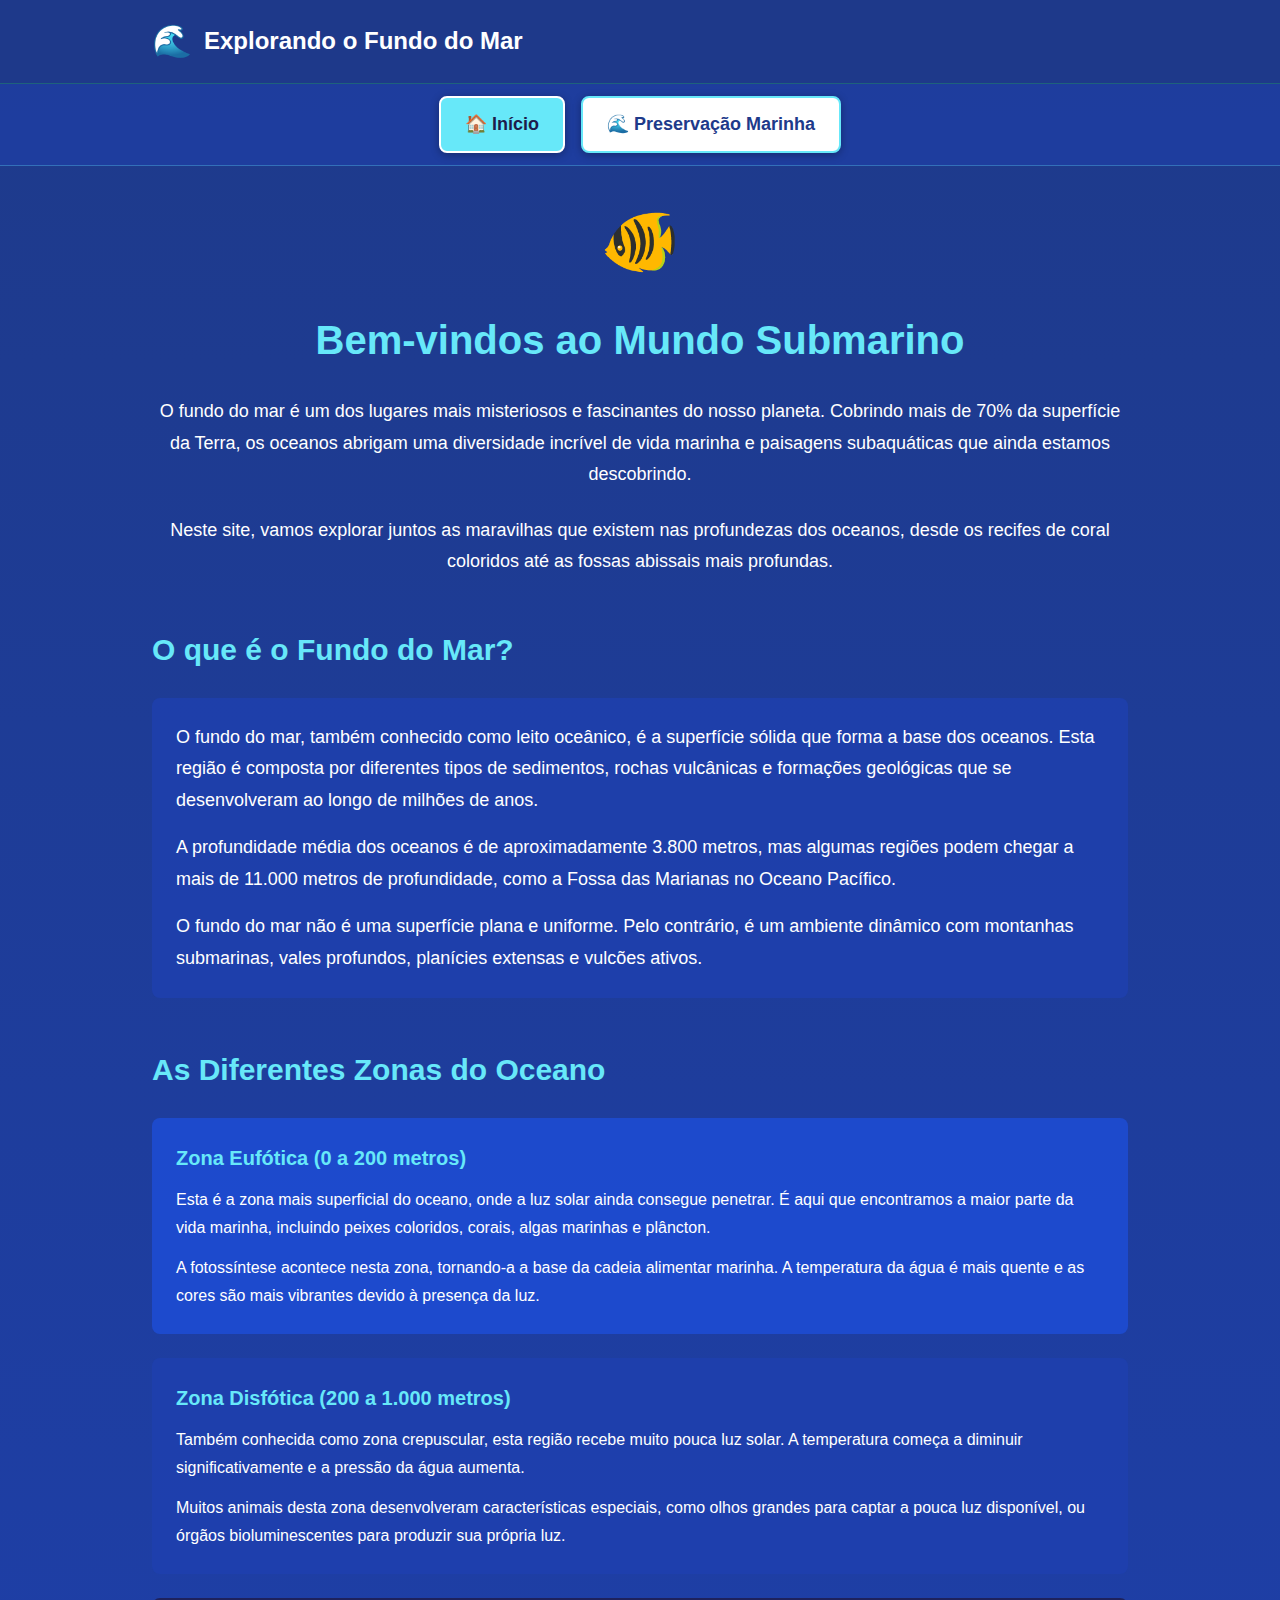
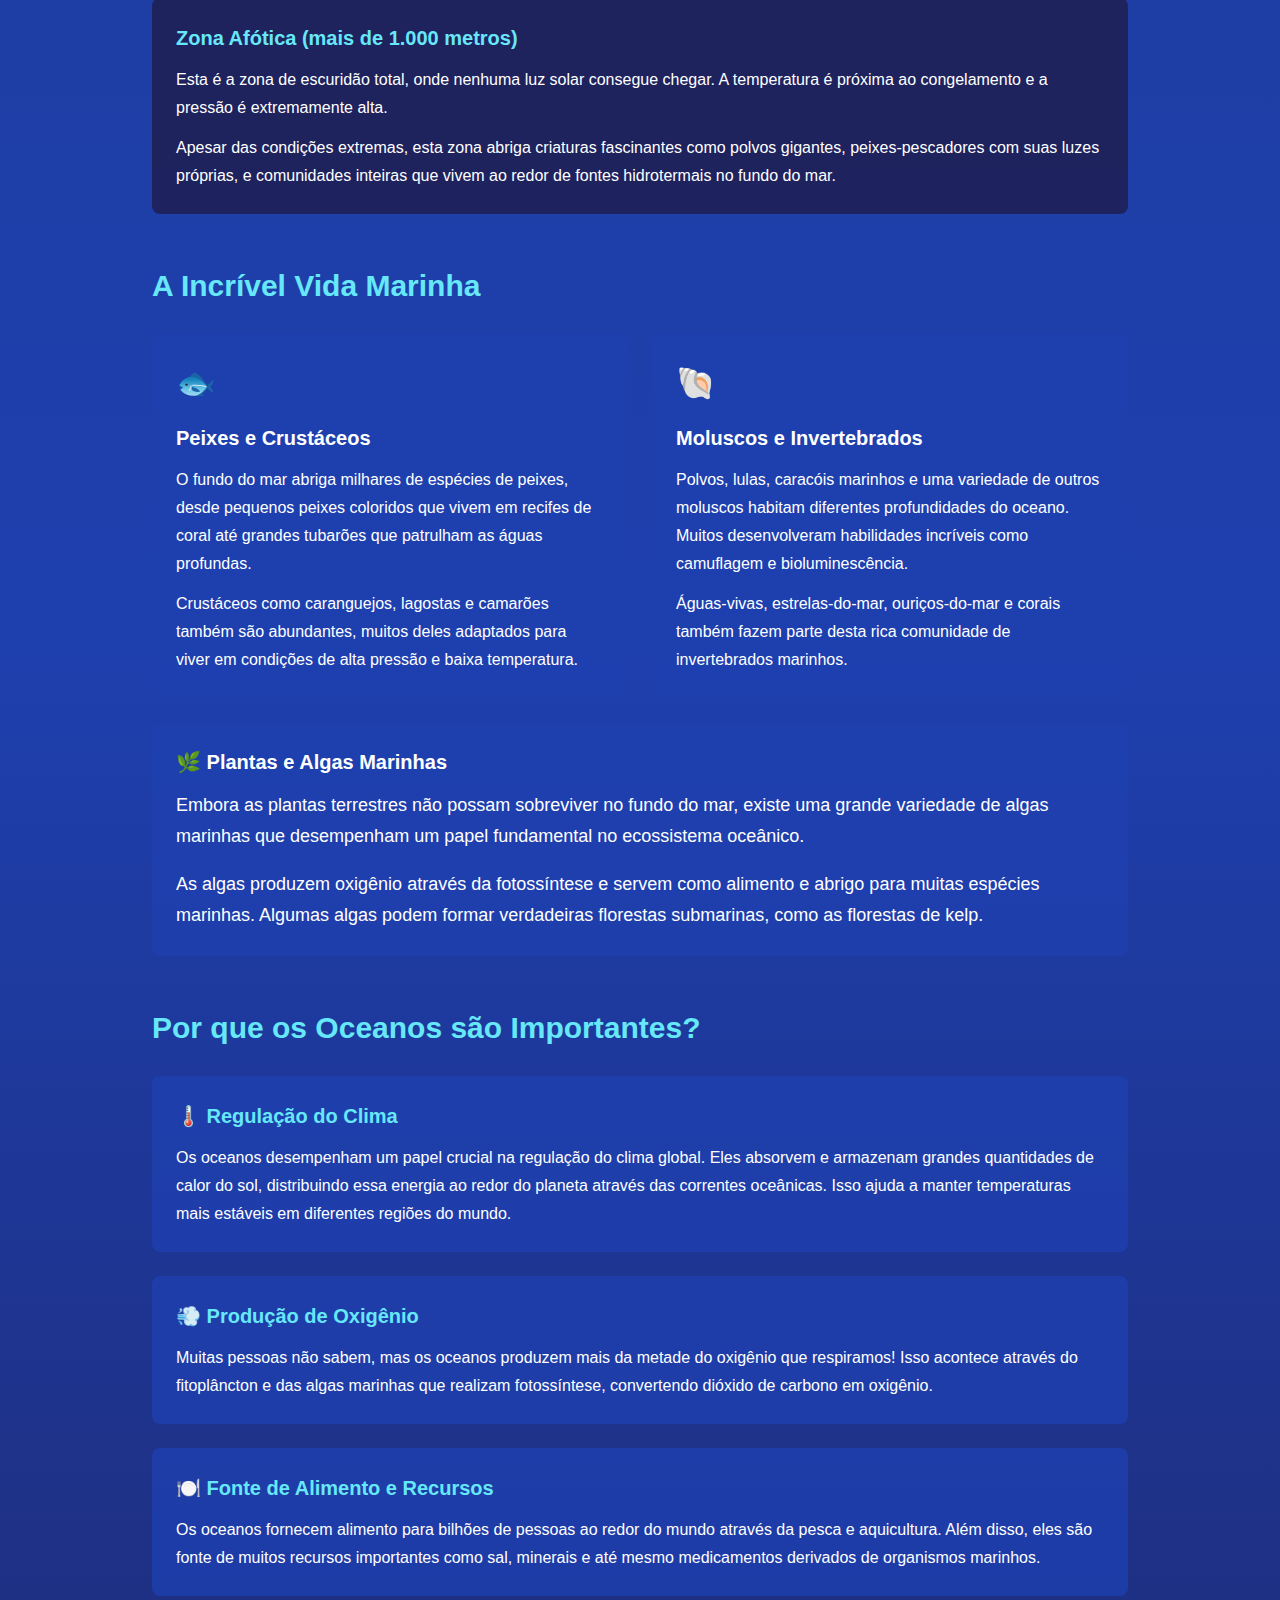
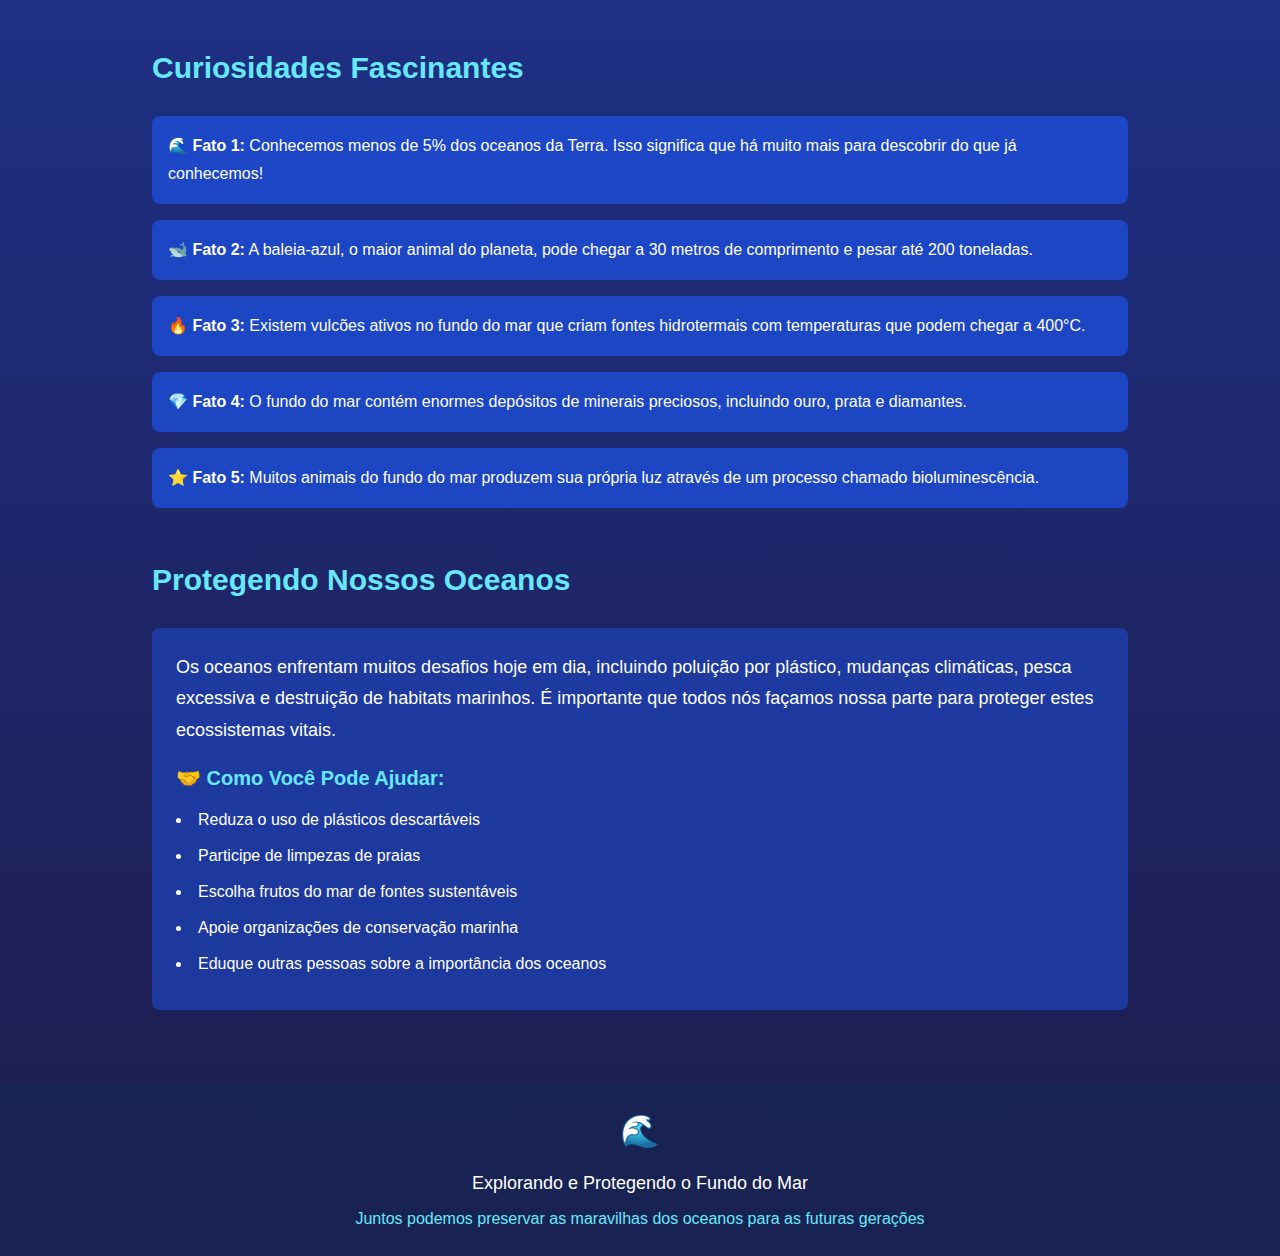
<file: index.html>
<!DOCTYPE html>
<html lang="pt-BR">
<head>
    <meta charset="UTF-8">
    <meta name="viewport" content="width=device-width, initial-scale=1.0">
    <title>Explorando o Fundo do Mar</title>
    <link rel="stylesheet" href="style.css">
</head>
<body>
    <!-- Cabeçalho -->
    <header class="header">
        <div class="container">
            <div class="header-content">
                <span class="wave-icon">🌊</span>
                <h1>Explorando o Fundo do Mar</h1>
            </div>
        </div>
    </header>

    <!-- Navegação Superior -->
    <nav class="top-nav">
        <div class="nav-container">
            <a href="index.html" class="nav-button active">
                🏠 Início
            </a>
            <a href="pagina2.html" class="nav-button">
                🌊 Preservação Marinha
            </a>
        </div>
    </nav>

    <!-- Conteúdo Principal -->
    <main class="main">
        <!-- Introdução -->
        <section class="intro-section">
            <div class="fish-icon">🐠</div>
            <h2>Bem-vindos ao Mundo Submarino</h2>
            <p class="intro-text">
                O fundo do mar é um dos lugares mais misteriosos e fascinantes do nosso planeta. Cobrindo mais de 70% da
                superfície da Terra, os oceanos abrigam uma diversidade incrível de vida marinha e paisagens subaquáticas
                que ainda estamos descobrindo.
            </p>
            <p class="intro-text">
                Neste site, vamos explorar juntos as maravilhas que existem nas profundezas dos oceanos, desde os recifes de
                coral coloridos até as fossas abissais mais profundas.
            </p>
        </section>

        <!-- O que é o Fundo do Mar -->
        <section class="content-section">
            <h3 class="section-title">O que é o Fundo do Mar?</h3>
            <div class="content-box">
                <p class="content-text">
                    O fundo do mar, também conhecido como leito oceânico, é a superfície sólida que forma a base dos oceanos.
                    Esta região é composta por diferentes tipos de sedimentos, rochas vulcânicas e formações geológicas que se
                    desenvolveram ao longo de milhões de anos.
                </p>
                <p class="content-text">
                    A profundidade média dos oceanos é de aproximadamente 3.800 metros, mas algumas regiões podem chegar a
                    mais de 11.000 metros de profundidade, como a Fossa das Marianas no Oceano Pacífico.
                </p>
                <p class="content-text">
                    O fundo do mar não é uma superfície plana e uniforme. Pelo contrário, é um ambiente dinâmico com montanhas
                    submarinas, vales profundos, planícies extensas e vulcões ativos.
                </p>
            </div>
        </section>

        <!-- Zonas do Oceano -->
        <section class="content-section">
            <h3 class="section-title">As Diferentes Zonas do Oceano</h3>

            <div class="zones-container">
                <div class="zone-box zone-light">
                    <h4 class="zone-title">Zona Eufótica (0 a 200 metros)</h4>
                    <p class="zone-text">
                        Esta é a zona mais superficial do oceano, onde a luz solar ainda consegue penetrar. É aqui que
                        encontramos a maior parte da vida marinha, incluindo peixes coloridos, corais, algas marinhas e
                        plâncton.
                    </p>
                    <p class="zone-text">
                        A fotossíntese acontece nesta zona, tornando-a a base da cadeia alimentar marinha. A temperatura da água
                        é mais quente e as cores são mais vibrantes devido à presença da luz.
                    </p>
                </div>

                <div class="zone-box zone-medium">
                    <h4 class="zone-title">Zona Disfótica (200 a 1.000 metros)</h4>
                    <p class="zone-text">
                        Também conhecida como zona crepuscular, esta região recebe muito pouca luz solar. A temperatura começa a
                        diminuir significativamente e a pressão da água aumenta.
                    </p>
                    <p class="zone-text">
                        Muitos animais desta zona desenvolveram características especiais, como olhos grandes para captar a
                        pouca luz disponível, ou órgãos bioluminescentes para produzir sua própria luz.
                    </p>
                </div>

                <div class="zone-box zone-deep">
                    <h4 class="zone-title">Zona Afótica (mais de 1.000 metros)</h4>
                    <p class="zone-text">
                        Esta é a zona de escuridão total, onde nenhuma luz solar consegue chegar. A temperatura é próxima ao
                        congelamento e a pressão é extremamente alta.
                    </p>
                    <p class="zone-text">
                        Apesar das condições extremas, esta zona abriga criaturas fascinantes como polvos gigantes,
                        peixes-pescadores com suas luzes próprias, e comunidades inteiras que vivem ao redor de fontes
                        hidrotermais no fundo do mar.
                    </p>
                </div>
            </div>
        </section>

        <!-- Vida Marinha -->
        <section class="content-section">
            <h3 class="section-title">A Incrível Vida Marinha</h3>

            <div class="marine-life-grid">
                <div class="marine-box">
                    <div class="marine-icon">🐟</div>
                    <h4 class="marine-title">Peixes e Crustáceos</h4>
                    <p class="marine-text">
                        O fundo do mar abriga milhares de espécies de peixes, desde pequenos peixes coloridos que vivem em
                        recifes de coral até grandes tubarões que patrulham as águas profundas.
                    </p>
                    <p class="marine-text">
                        Crustáceos como caranguejos, lagostas e camarões também são abundantes, muitos deles adaptados para
                        viver em condições de alta pressão e baixa temperatura.
                    </p>
                </div>

                <div class="marine-box">
                    <div class="marine-icon">🐚</div>
                    <h4 class="marine-title">Moluscos e Invertebrados</h4>
                    <p class="marine-text">
                        Polvos, lulas, caracóis marinhos e uma variedade de outros moluscos habitam diferentes profundidades do
                        oceano. Muitos desenvolveram habilidades incríveis como camuflagem e bioluminescência.
                    </p>
                    <p class="marine-text">
                        Águas-vivas, estrelas-do-mar, ouriços-do-mar e corais também fazem parte desta rica comunidade de
                        invertebrados marinhos.
                    </p>
                </div>
            </div>

            <div class="content-box">
                <h4 class="marine-title">🌿 Plantas e Algas Marinhas</h4>
                <p class="content-text">
                    Embora as plantas terrestres não possam sobreviver no fundo do mar, existe uma grande variedade de algas
                    marinhas que desempenham um papel fundamental no ecossistema oceânico.
                </p>
                <p class="content-text">
                    As algas produzem oxigênio através da fotossíntese e servem como alimento e abrigo para muitas espécies
                    marinhas. Algumas algas podem formar verdadeiras florestas submarinas, como as florestas de kelp.
                </p>
            </div>
        </section>

        <!-- Importância dos Oceanos -->
        <section class="content-section">
            <h3 class="section-title">Por que os Oceanos são Importantes?</h3>

            <div class="importance-container">
                <div class="importance-box">
                    <h4 class="importance-title">🌡️ Regulação do Clima</h4>
                    <p class="importance-text">
                        Os oceanos desempenham um papel crucial na regulação do clima global. Eles absorvem e armazenam grandes
                        quantidades de calor do sol, distribuindo essa energia ao redor do planeta através das correntes
                        oceânicas. Isso ajuda a manter temperaturas mais estáveis em diferentes regiões do mundo.
                    </p>
                </div>

                <div class="importance-box">
                    <h4 class="importance-title">💨 Produção de Oxigênio</h4>
                    <p class="importance-text">
                        Muitas pessoas não sabem, mas os oceanos produzem mais da metade do oxigênio que respiramos! Isso acontece
                        através do fitoplâncton e das algas marinhas que realizam fotossíntese, convertendo dióxido de carbono em
                        oxigênio.
                    </p>
                </div>

                <div class="importance-box">
                    <h4 class="importance-title">🍽️ Fonte de Alimento e Recursos</h4>
                    <p class="importance-text">
                        Os oceanos fornecem alimento para bilhões de pessoas ao redor do mundo através da pesca e aquicultura.
                        Além disso, eles são fonte de muitos recursos importantes como sal, minerais e até mesmo medicamentos
                        derivados de organismos marinhos.
                    </p>
                </div>
            </div>
        </section>

        <!-- Curiosidades -->
        <section class="content-section">
            <h3 class="section-title">Curiosidades Fascinantes</h3>

            <div class="facts-container">
                <div class="fact-box">
                    <p class="fact-text">
                        <strong>🌊 Fato 1:</strong> Conhecemos menos de 5% dos oceanos da Terra. Isso significa que há muito
                        mais para descobrir do que já conhecemos!
                    </p>
                </div>

                <div class="fact-box">
                    <p class="fact-text">
                        <strong>🐋 Fato 2:</strong> A baleia-azul, o maior animal do planeta, pode chegar a 30 metros de
                        comprimento e pesar até 200 toneladas.
                    </p>
                </div>

                <div class="fact-box">
                    <p class="fact-text">
                        <strong>🔥 Fato 3:</strong> Existem vulcões ativos no fundo do mar que criam fontes hidrotermais com
                        temperaturas que podem chegar a 400°C.
                    </p>
                </div>

                <div class="fact-box">
                    <p class="fact-text">
                        <strong>💎 Fato 4:</strong> O fundo do mar contém enormes depósitos de minerais preciosos, incluindo
                        ouro, prata e diamantes.
                    </p>
                </div>

                <div class="fact-box">
                    <p class="fact-text">
                        <strong>⭐ Fato 5:</strong> Muitos animais do fundo do mar produzem sua própria luz através de um
                        processo chamado bioluminescência.
                    </p>
                </div>
            </div>
        </section>

        <!-- Conservação -->
        <section class="content-section">
            <h3 class="section-title">Protegendo Nossos Oceanos</h3>

            <div class="conservation-box">
                <p class="conservation-text">
                    Os oceanos enfrentam muitos desafios hoje em dia, incluindo poluição por plástico, mudanças climáticas,
                    pesca excessiva e destruição de habitats marinhos. É importante que todos nós façamos nossa parte para
                    proteger estes ecossistemas vitais.
                </p>

                <h4 class="conservation-title">🤝 Como Você Pode Ajudar:</h4>
                <ul class="conservation-list">
                    <li>Reduza o uso de plásticos descartáveis</li>
                    <li>Participe de limpezas de praias</li>
                    <li>Escolha frutos do mar de fontes sustentáveis</li>
                    <li>Apoie organizações de conservação marinha</li>
                    <li>Eduque outras pessoas sobre a importância dos oceanos</li>
                </ul>
            </div>
        </section>
    </main>

    <!-- Rodapé -->
    <footer class="footer">
        <div class="container">
            <div class="footer-content">
                <div class="footer-icon">🌊</div>
                <p class="footer-title">Explorando e Protegendo o Fundo do Mar</p>
                <p class="footer-subtitle">Juntos podemos preservar as maravilhas dos oceanos para as futuras gerações</p>
            </div>
        </div>
    </footer>

</body>
</html>
</file>
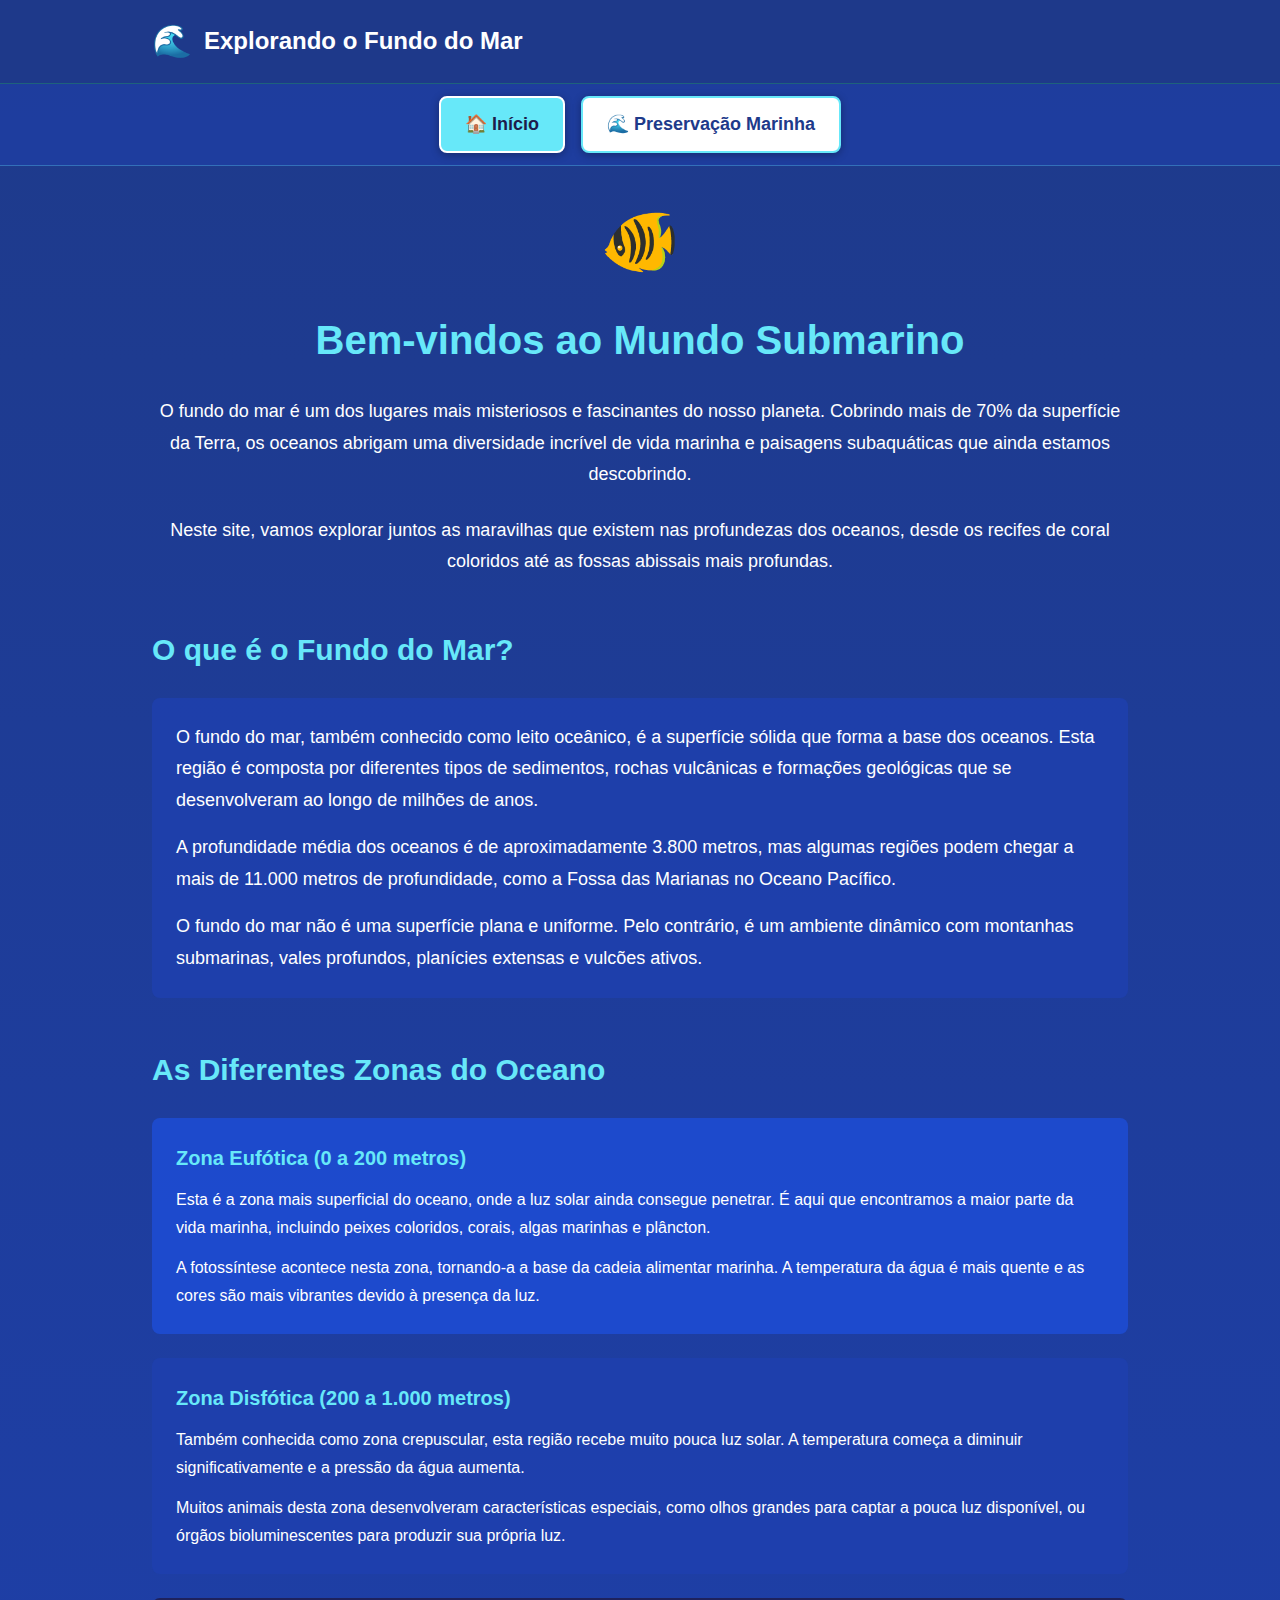
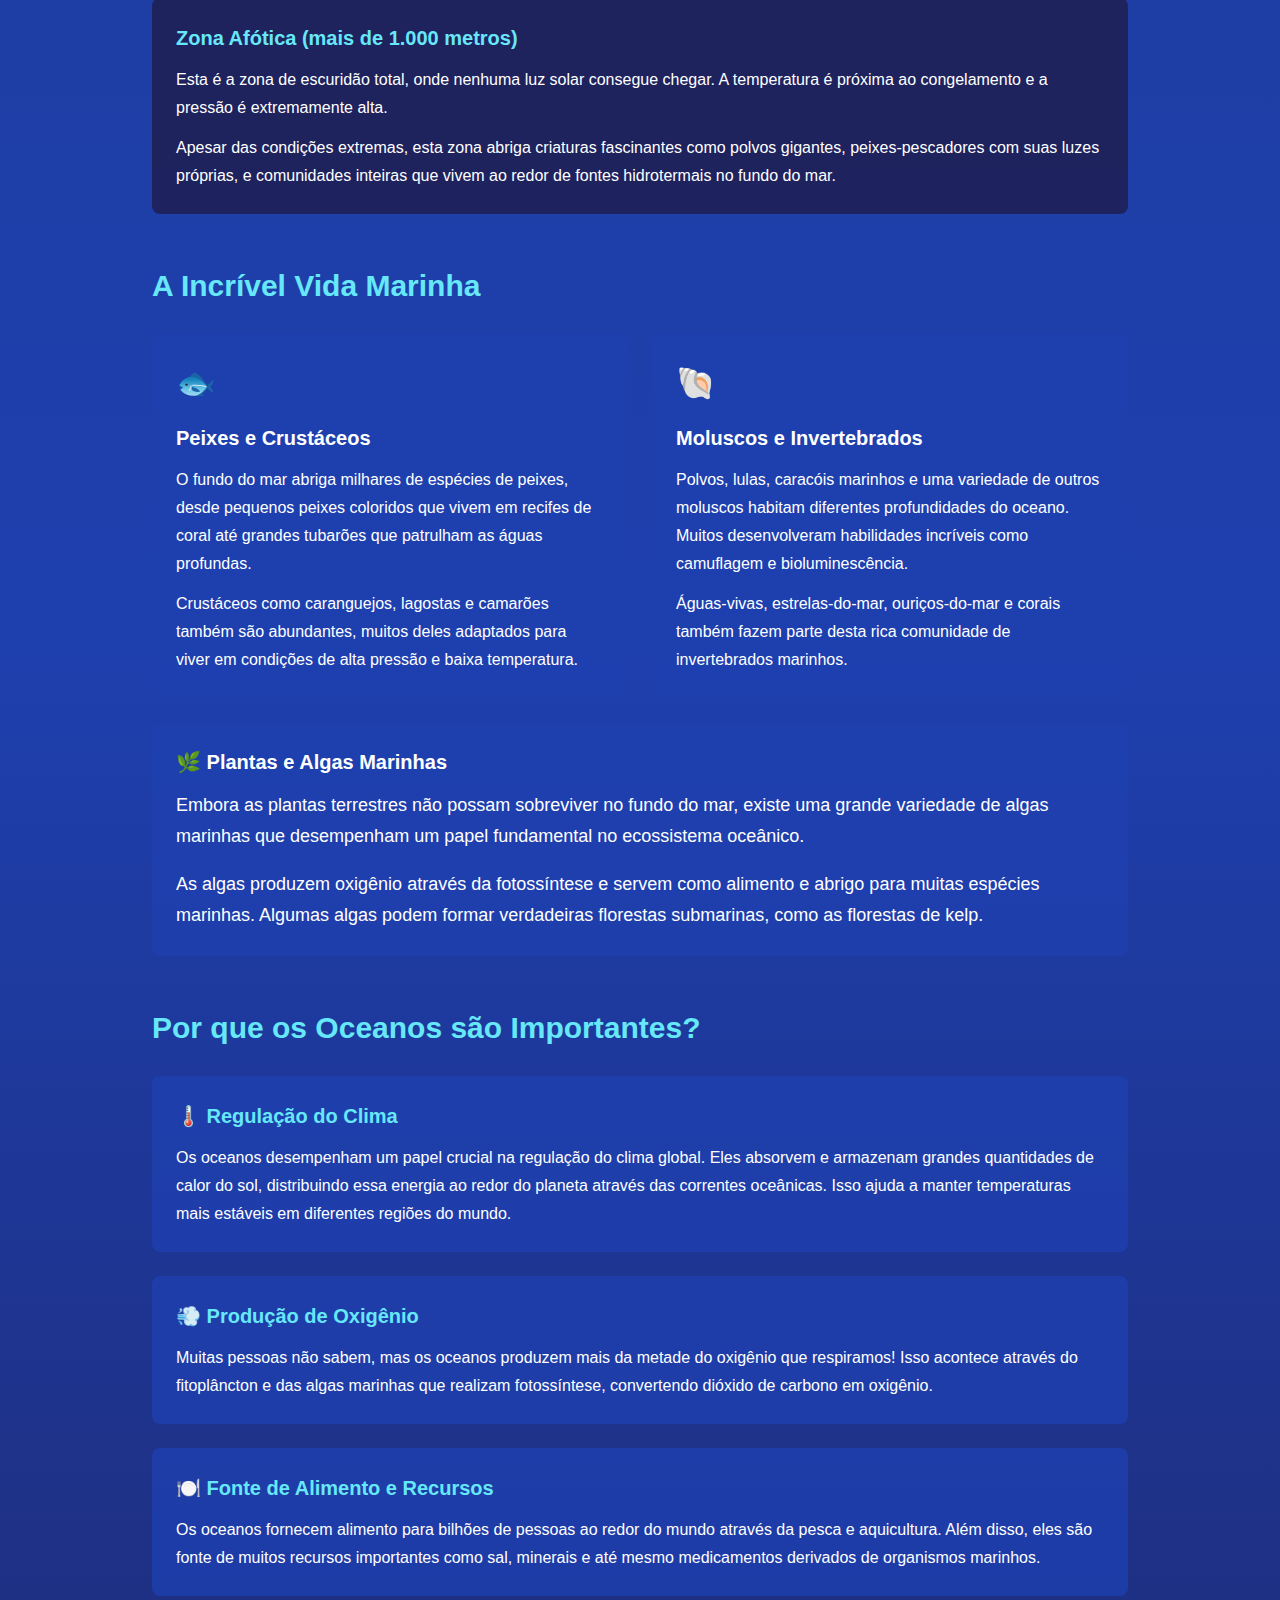
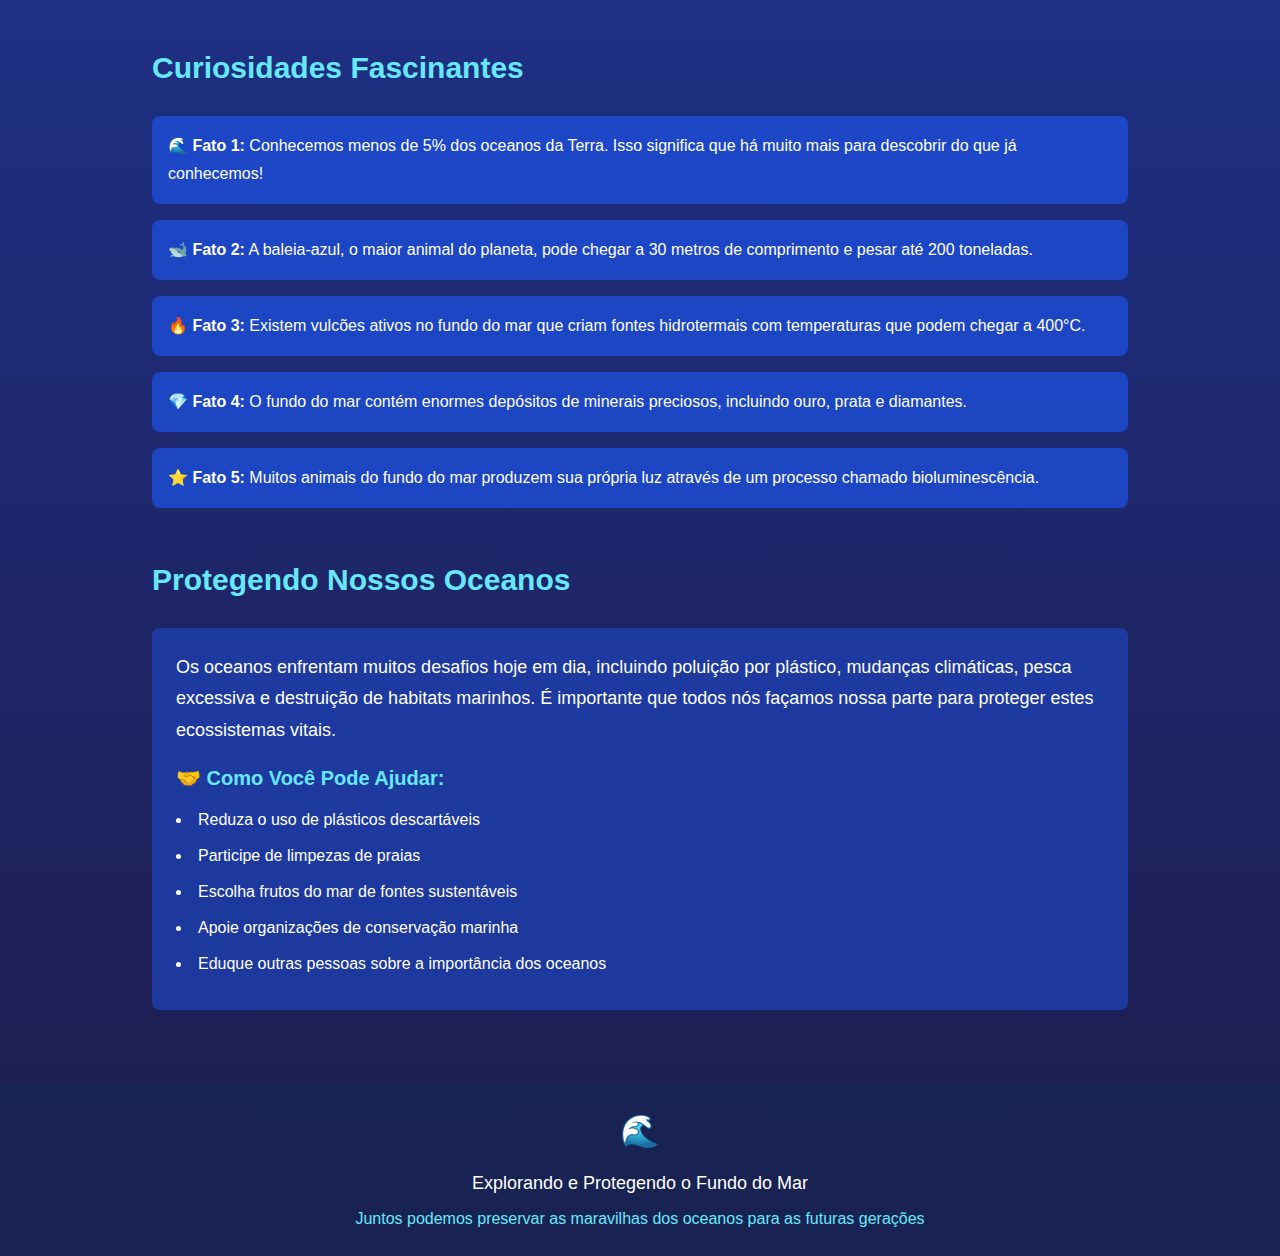
<file: index1.html>
<!DOCTYPE html>
<html lang="pt-BR">
<head>
    <meta charset="UTF-8">
    <meta name="viewport" content="width=device-width, initial-scale=1.0">
    <title>Explorando o Fundo do Mar</title>
    <link rel="stylesheet" href="style.css">
</head>
<body>
    <!-- Cabeçalho -->
    <header class="header">
        <div class="container">
            <div class="header-content">
                <span class="wave-icon">🌊</span>
                <h1>Explorando o Fundo do Mar</h1>
            </div>
        </div>
    </header>

    <!-- Navegação Superior -->
    <nav class="top-nav">
        <div class="nav-container">
            <a href="index.html" class="nav-button active">
                🏠 Início
            </a>
            <a href="preservacao.html" class="nav-button">
                🌊 Preservação Marinha
            </a>
        </div>
    </nav>

    <!-- Conteúdo Principal -->
    <main class="main">
        <!-- Introdução -->
        <section class="intro-section">
            <div class="fish-icon">🐠</div>
            <h2>Bem-vindos ao Mundo Submarino</h2>
            <p class="intro-text">
                O fundo do mar é um dos lugares mais misteriosos e fascinantes do nosso planeta. Cobrindo mais de 70% da
                superfície da Terra, os oceanos abrigam uma diversidade incrível de vida marinha e paisagens subaquáticas
                que ainda estamos descobrindo.
            </p>
            <p class="intro-text">
                Neste site, vamos explorar juntos as maravilhas que existem nas profundezas dos oceanos, desde os recifes de
                coral coloridos até as fossas abissais mais profundas.
            </p>
        </section>

        <!-- O que é o Fundo do Mar -->
        <section class="content-section">
            <h3 class="section-title">O que é o Fundo do Mar?</h3>
            <div class="content-box">
                <p class="content-text">
                    O fundo do mar, também conhecido como leito oceânico, é a superfície sólida que forma a base dos oceanos.
                    Esta região é composta por diferentes tipos de sedimentos, rochas vulcânicas e formações geológicas que se
                    desenvolveram ao longo de milhões de anos.
                </p>
                <p class="content-text">
                    A profundidade média dos oceanos é de aproximadamente 3.800 metros, mas algumas regiões podem chegar a
                    mais de 11.000 metros de profundidade, como a Fossa das Marianas no Oceano Pacífico.
                </p>
                <p class="content-text">
                    O fundo do mar não é uma superfície plana e uniforme. Pelo contrário, é um ambiente dinâmico com montanhas
                    submarinas, vales profundos, planícies extensas e vulcões ativos.
                </p>
            </div>
        </section>

        <!-- Zonas do Oceano -->
        <section class="content-section">
            <h3 class="section-title">As Diferentes Zonas do Oceano</h3>

            <div class="zones-container">
                <div class="zone-box zone-light">
                    <h4 class="zone-title">Zona Eufótica (0 a 200 metros)</h4>
                    <p class="zone-text">
                        Esta é a zona mais superficial do oceano, onde a luz solar ainda consegue penetrar. É aqui que
                        encontramos a maior parte da vida marinha, incluindo peixes coloridos, corais, algas marinhas e
                        plâncton.
                    </p>
                    <p class="zone-text">
                        A fotossíntese acontece nesta zona, tornando-a a base da cadeia alimentar marinha. A temperatura da água
                        é mais quente e as cores são mais vibrantes devido à presença da luz.
                    </p>
                </div>

                <div class="zone-box zone-medium">
                    <h4 class="zone-title">Zona Disfótica (200 a 1.000 metros)</h4>
                    <p class="zone-text">
                        Também conhecida como zona crepuscular, esta região recebe muito pouca luz solar. A temperatura começa a
                        diminuir significativamente e a pressão da água aumenta.
                    </p>
                    <p class="zone-text">
                        Muitos animais desta zona desenvolveram características especiais, como olhos grandes para captar a
                        pouca luz disponível, ou órgãos bioluminescentes para produzir sua própria luz.
                    </p>
                </div>

                <div class="zone-box zone-deep">
                    <h4 class="zone-title">Zona Afótica (mais de 1.000 metros)</h4>
                    <p class="zone-text">
                        Esta é a zona de escuridão total, onde nenhuma luz solar consegue chegar. A temperatura é próxima ao
                        congelamento e a pressão é extremamente alta.
                    </p>
                    <p class="zone-text">
                        Apesar das condições extremas, esta zona abriga criaturas fascinantes como polvos gigantes,
                        peixes-pescadores com suas luzes próprias, e comunidades inteiras que vivem ao redor de fontes
                        hidrotermais no fundo do mar.
                    </p>
                </div>
            </div>
        </section>

        <!-- Vida Marinha -->
        <section class="content-section">
            <h3 class="section-title">A Incrível Vida Marinha</h3>

            <div class="marine-life-grid">
                <div class="marine-box">
                    <div class="marine-icon">🐟</div>
                    <h4 class="marine-title">Peixes e Crustáceos</h4>
                    <p class="marine-text">
                        O fundo do mar abriga milhares de espécies de peixes, desde pequenos peixes coloridos que vivem em
                        recifes de coral até grandes tubarões que patrulham as águas profundas.
                    </p>
                    <p class="marine-text">
                        Crustáceos como caranguejos, lagostas e camarões também são abundantes, muitos deles adaptados para
                        viver em condições de alta pressão e baixa temperatura.
                    </p>
                </div>

                <div class="marine-box">
                    <div class="marine-icon">🐚</div>
                    <h4 class="marine-title">Moluscos e Invertebrados</h4>
                    <p class="marine-text">
                        Polvos, lulas, caracóis marinhos e uma variedade de outros moluscos habitam diferentes profundidades do
                        oceano. Muitos desenvolveram habilidades incríveis como camuflagem e bioluminescência.
                    </p>
                    <p class="marine-text">
                        Águas-vivas, estrelas-do-mar, ouriços-do-mar e corais também fazem parte desta rica comunidade de
                        invertebrados marinhos.
                    </p>
                </div>
            </div>

            <div class="content-box">
                <h4 class="marine-title">🌿 Plantas e Algas Marinhas</h4>
                <p class="content-text">
                    Embora as plantas terrestres não possam sobreviver no fundo do mar, existe uma grande variedade de algas
                    marinhas que desempenham um papel fundamental no ecossistema oceânico.
                </p>
                <p class="content-text">
                    As algas produzem oxigênio através da fotossíntese e servem como alimento e abrigo para muitas espécies
                    marinhas. Algumas algas podem formar verdadeiras florestas submarinas, como as florestas de kelp.
                </p>
            </div>
        </section>

        <!-- Importância dos Oceanos -->
        <section class="content-section">
            <h3 class="section-title">Por que os Oceanos são Importantes?</h3>

            <div class="importance-container">
                <div class="importance-box">
                    <h4 class="importance-title">🌡️ Regulação do Clima</h4>
                    <p class="importance-text">
                        Os oceanos desempenham um papel crucial na regulação do clima global. Eles absorvem e armazenam grandes
                        quantidades de calor do sol, distribuindo essa energia ao redor do planeta através das correntes
                        oceânicas. Isso ajuda a manter temperaturas mais estáveis em diferentes regiões do mundo.
                    </p>
                </div>

                <div class="importance-box">
                    <h4 class="importance-title">💨 Produção de Oxigênio</h4>
                    <p class="importance-text">
                        Muitas pessoas não sabem, mas os oceanos produzem mais da metade do oxigênio que respiramos! Isso acontece
                        através do fitoplâncton e das algas marinhas que realizam fotossíntese, convertendo dióxido de carbono em
                        oxigênio.
                    </p>
                </div>

                <div class="importance-box">
                    <h4 class="importance-title">🍽️ Fonte de Alimento e Recursos</h4>
                    <p class="importance-text">
                        Os oceanos fornecem alimento para bilhões de pessoas ao redor do mundo através da pesca e aquicultura.
                        Além disso, eles são fonte de muitos recursos importantes como sal, minerais e até mesmo medicamentos
                        derivados de organismos marinhos.
                    </p>
                </div>
            </div>
        </section>

        <!-- Curiosidades -->
        <section class="content-section">
            <h3 class="section-title">Curiosidades Fascinantes</h3>

            <div class="facts-container">
                <div class="fact-box">
                    <p class="fact-text">
                        <strong>🌊 Fato 1:</strong> Conhecemos menos de 5% dos oceanos da Terra. Isso significa que há muito
                        mais para descobrir do que já conhecemos!
                    </p>
                </div>

                <div class="fact-box">
                    <p class="fact-text">
                        <strong>🐋 Fato 2:</strong> A baleia-azul, o maior animal do planeta, pode chegar a 30 metros de
                        comprimento e pesar até 200 toneladas.
                    </p>
                </div>

                <div class="fact-box">
                    <p class="fact-text">
                        <strong>🔥 Fato 3:</strong> Existem vulcões ativos no fundo do mar que criam fontes hidrotermais com
                        temperaturas que podem chegar a 400°C.
                    </p>
                </div>

                <div class="fact-box">
                    <p class="fact-text">
                        <strong>💎 Fato 4:</strong> O fundo do mar contém enormes depósitos de minerais preciosos, incluindo
                        ouro, prata e diamantes.
                    </p>
                </div>

                <div class="fact-box">
                    <p class="fact-text">
                        <strong>⭐ Fato 5:</strong> Muitos animais do fundo do mar produzem sua própria luz através de um
                        processo chamado bioluminescência.
                    </p>
                </div>
            </div>
        </section>

        <!-- Conservação -->
        <section class="content-section">
            <h3 class="section-title">Protegendo Nossos Oceanos</h3>

            <div class="conservation-box">
                <p class="conservation-text">
                    Os oceanos enfrentam muitos desafios hoje em dia, incluindo poluição por plástico, mudanças climáticas,
                    pesca excessiva e destruição de habitats marinhos. É importante que todos nós façamos nossa parte para
                    proteger estes ecossistemas vitais.
                </p>

                <h4 class="conservation-title">🤝 Como Você Pode Ajudar:</h4>
                <ul class="conservation-list">
                    <li>Reduza o uso de plásticos descartáveis</li>
                    <li>Participe de limpezas de praias</li>
                    <li>Escolha frutos do mar de fontes sustentáveis</li>
                    <li>Apoie organizações de conservação marinha</li>
                    <li>Eduque outras pessoas sobre a importância dos oceanos</li>
                </ul>
            </div>
        </section>
    </main>

    <!-- Rodapé -->
    <footer class="footer">
        <div class="container">
            <div class="footer-content">
                <div class="footer-icon">🌊</div>
                <p class="footer-title">Explorando e Protegendo o Fundo do Mar</p>
                <p class="footer-subtitle">Juntos podemos preservar as maravilhas dos oceanos para as futuras gerações</p>
            </div>
        </div>
    </footer>
</body>
</html>
</file>
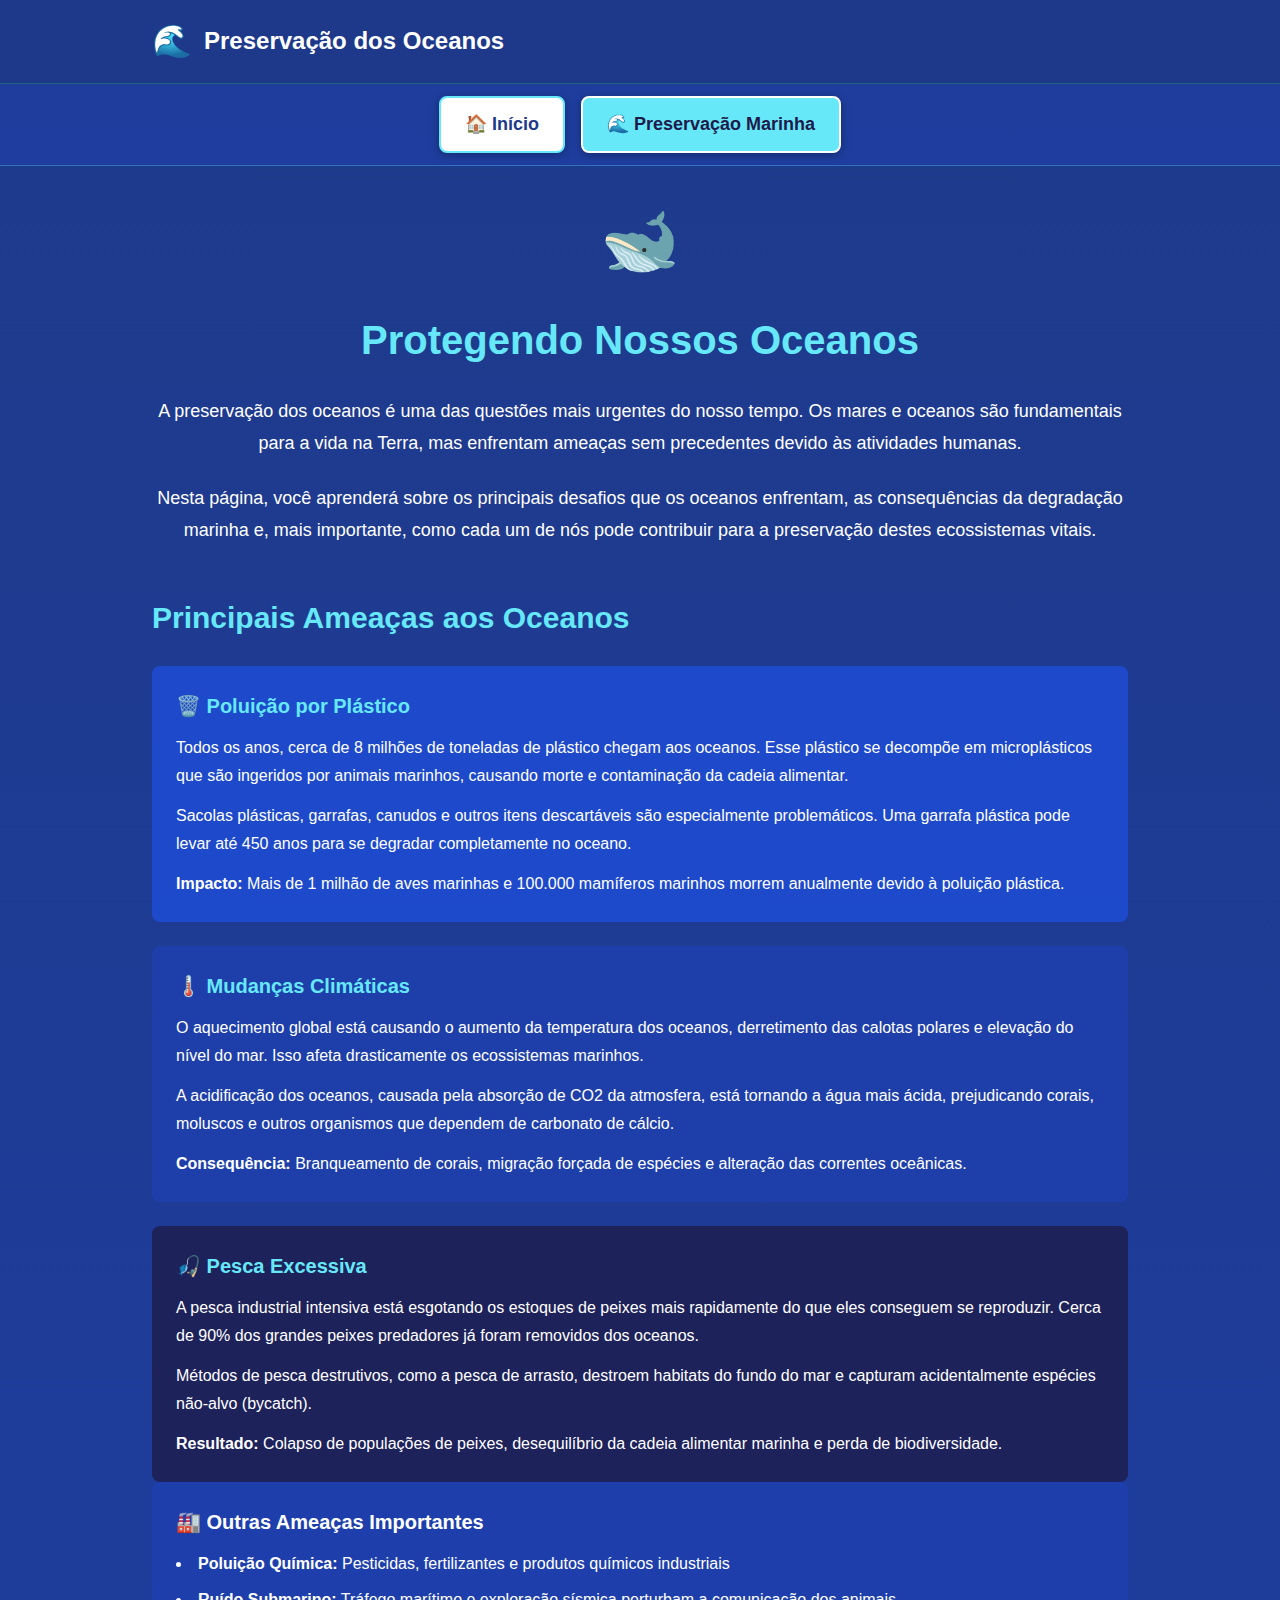
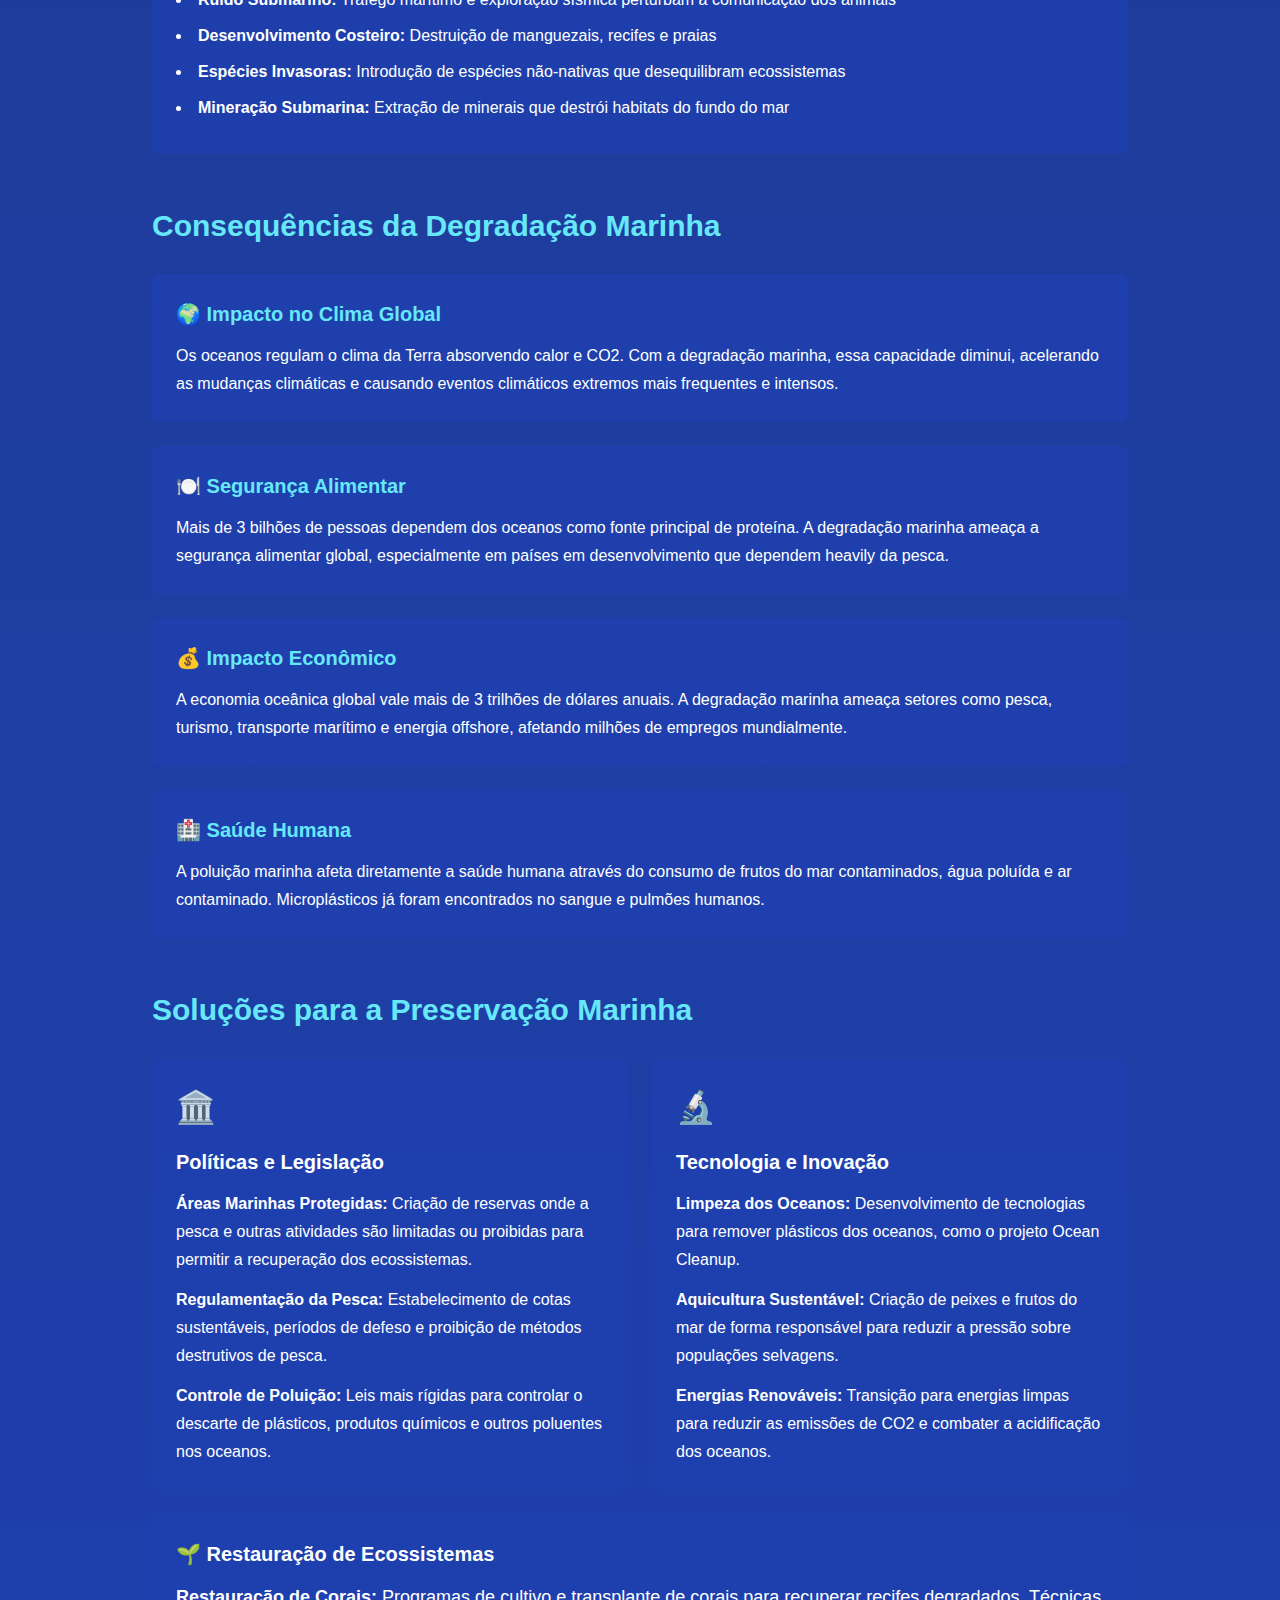
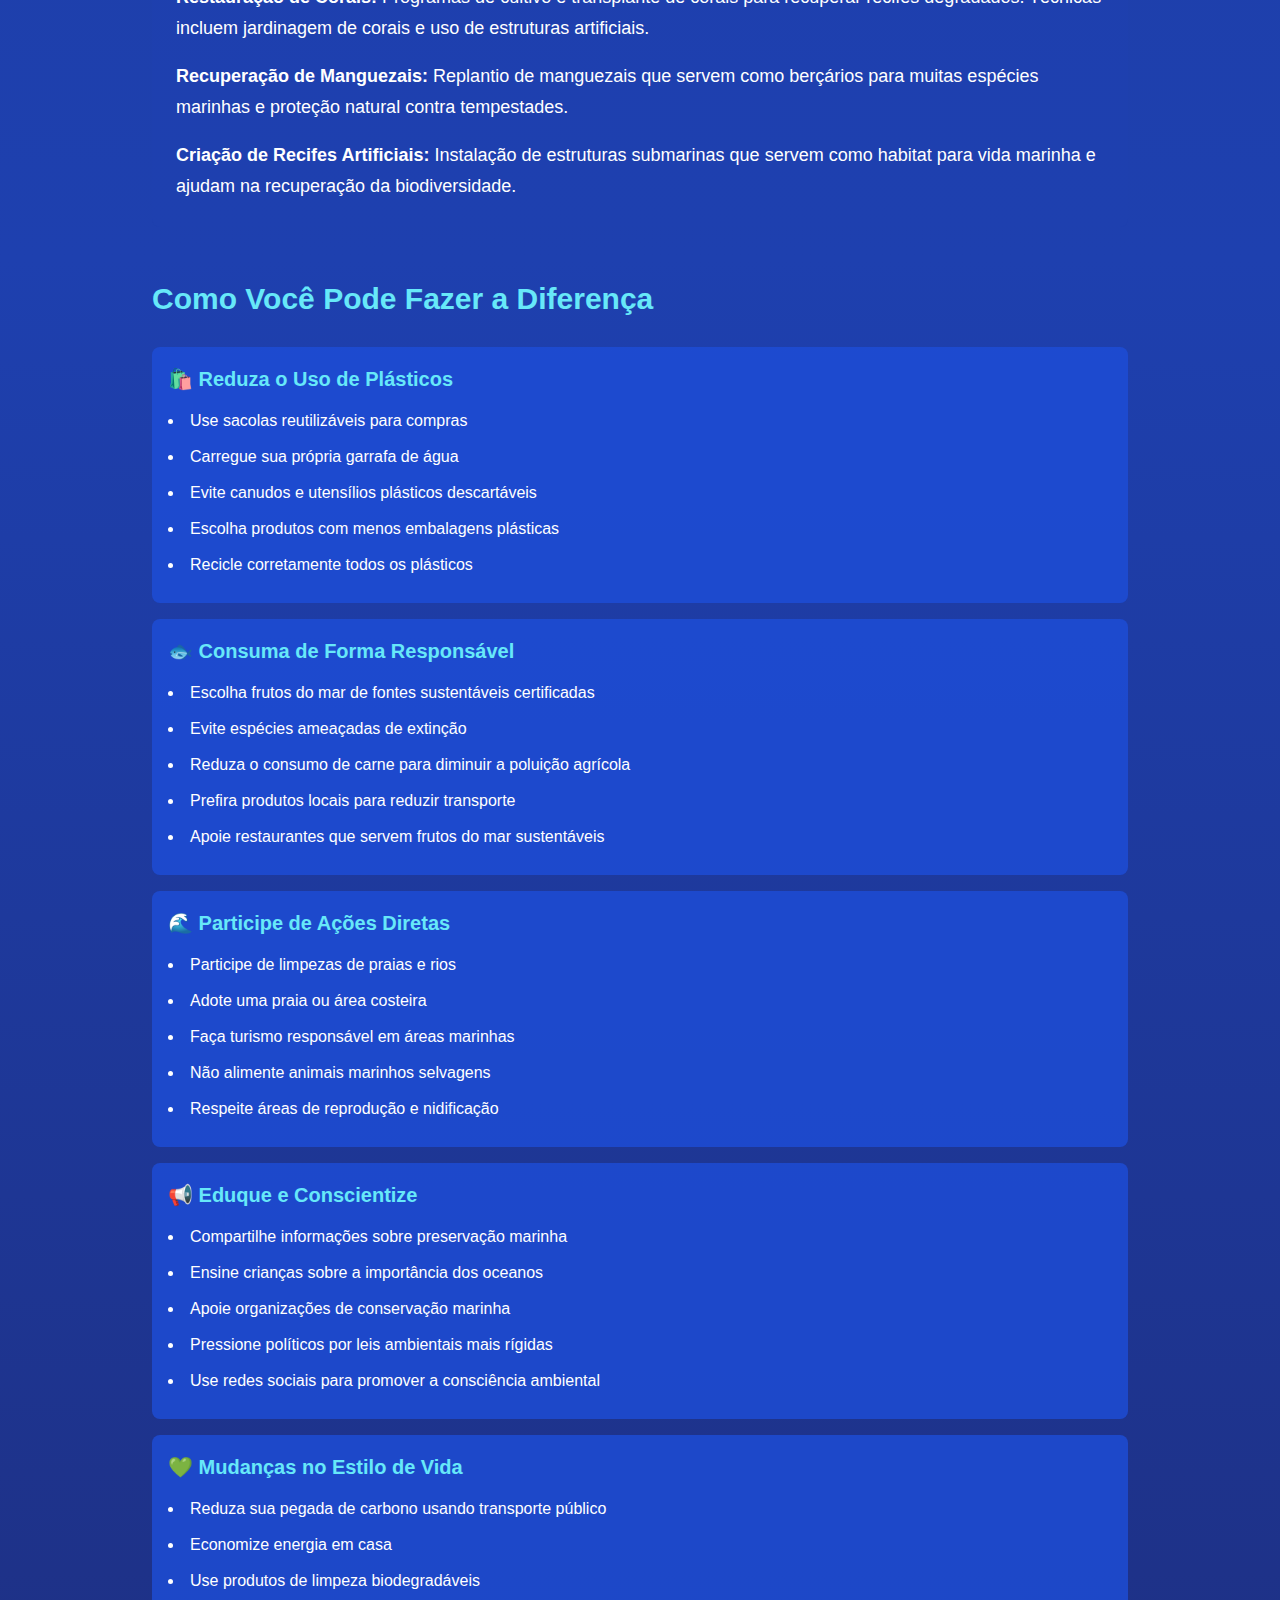
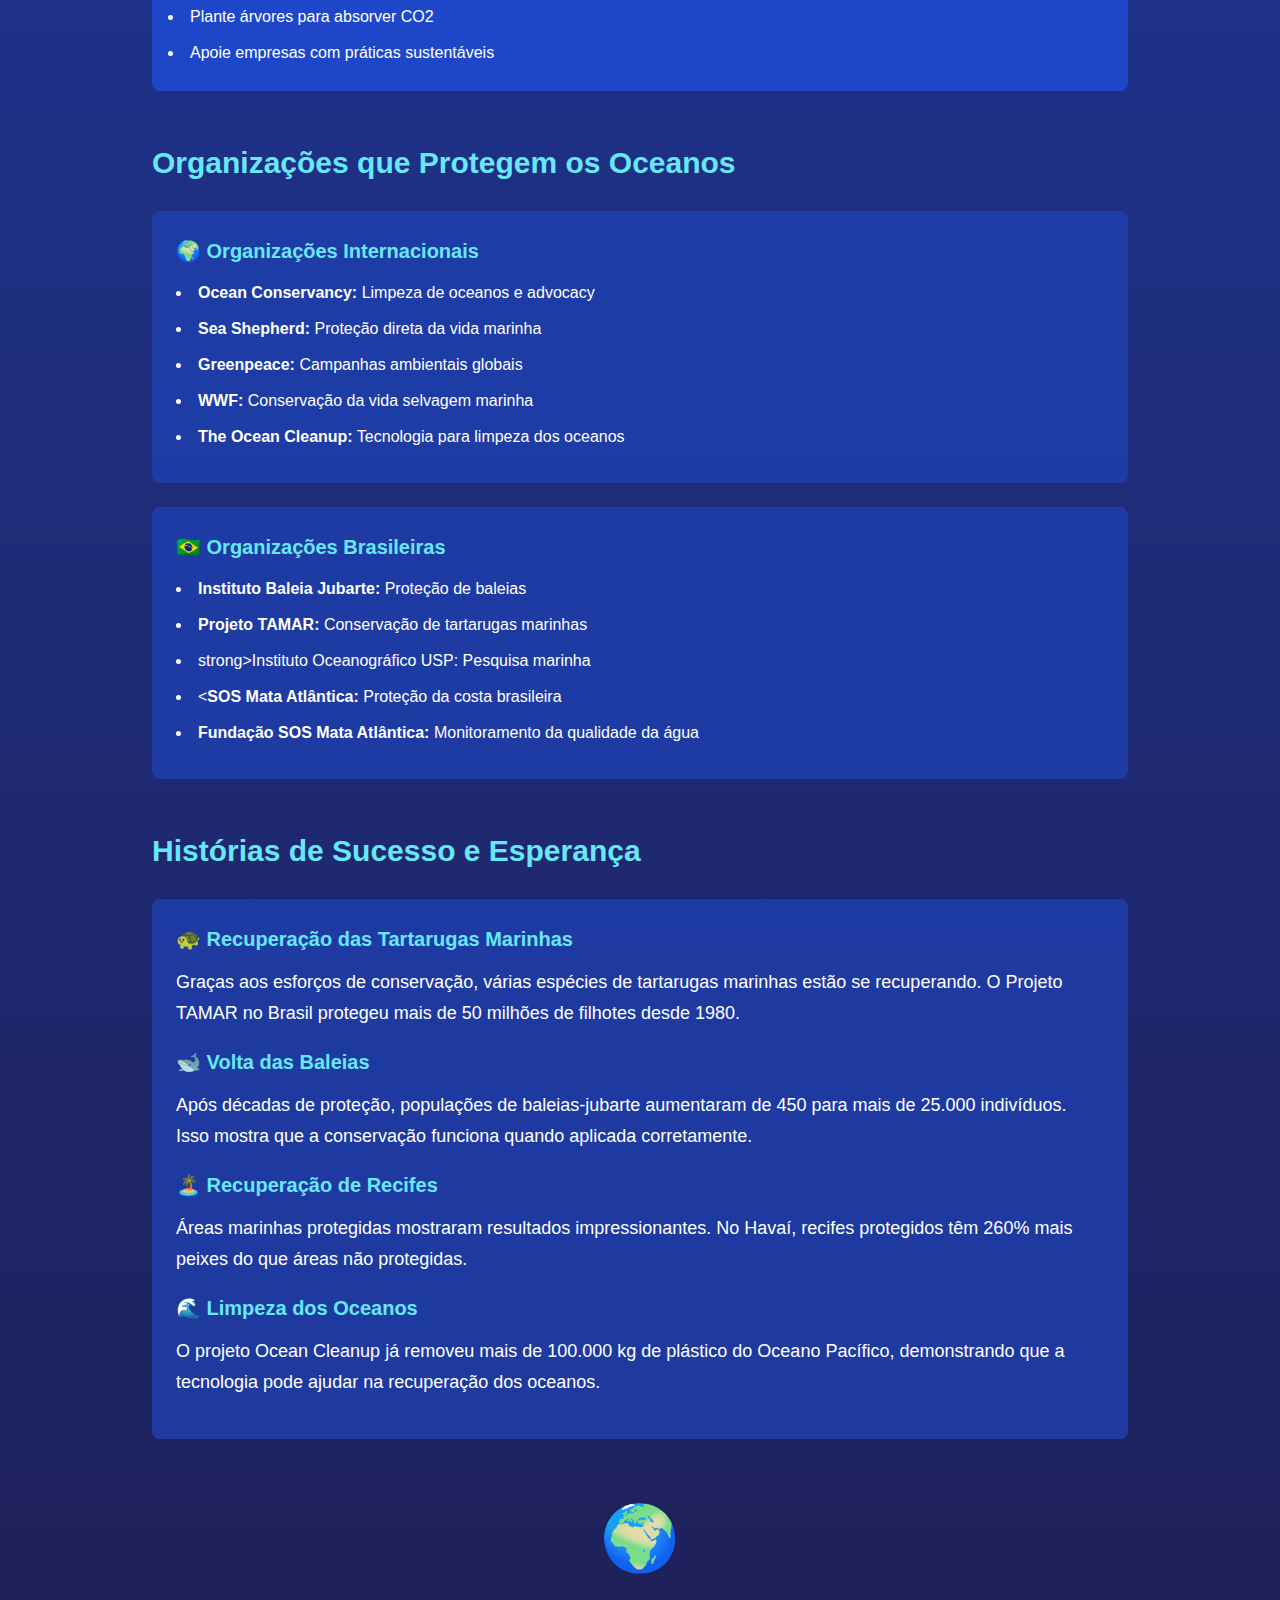
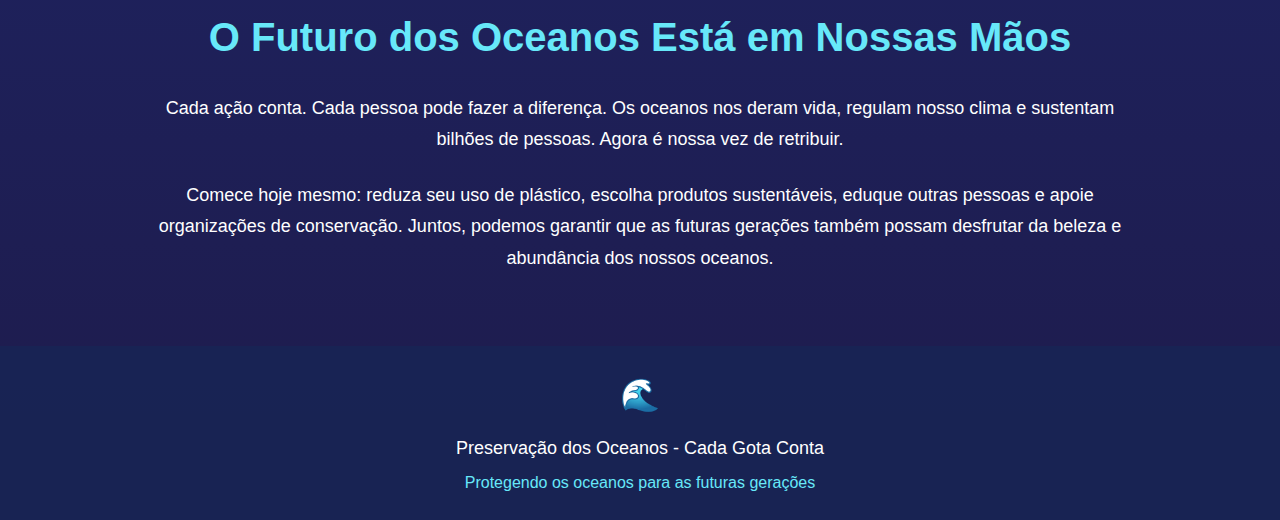
<file: junção2.html>
<!DOCTYPE html>
<html lang="pt-BR">
<head>
    <meta charset="UTF-8">
    <meta name="viewport" content="width=device-width, initial-scale=1.0">
    <title>Preservação dos Oceanos - Fundo do Mar</title>
    <link rel="stylesheet" href="style.css">
</head>
<body>
    <!-- Cabeçalho -->
    <header class="header">
        <div class="container">
            <div class="header-content">
                <span class="wave-icon">🌊</span>
                <h1>Preservação dos Oceanos</h1>
            </div>
        </div>
    </header>

    <!-- Navegação Superior -->
    <nav class="top-nav">
        <div class="nav-container">
            <a href="index.html" class="nav-button">
                🏠 Início
            </a>
            <a href="preservacao.html" class="nav-button active">
                🌊 Preservação Marinha
            </a>
        </div>
    </nav>

<!-- Conteúdo Principal -->
    <main class="main">
        <!-- Introdução -->
        <section class="intro-section">
            <div class="fish-icon">🐋</div>
            <h2>Protegendo Nossos Oceanos</h2>
            <p class="intro-text">
                A preservação dos oceanos é uma das questões mais urgentes do nosso tempo. Os mares e oceanos são 
                fundamentais para a vida na Terra, mas enfrentam ameaças sem precedentes devido às atividades humanas.
            </p>
            <p class="intro-text">    
                Nesta página, você aprenderá sobre os principais desafios que os oceanos enfrentam, as consequências 
                da degradação marinha e, mais importante, como cada um de nós pode contribuir para a preservação 
                destes ecossistemas vitais.
            </p>
        </section>

        <!-- Principais Ameaças -->
        <section class="content-section">
            <h3 class="section-title">Principais Ameaças aos Oceanos</h3>

            <div class="zones-container">
                <div class="zone-box zone-light">
                    <h4 class="zone-title">🗑️ Poluição por Plástico</h4>
                    <p class="zone-text">
                        Todos os anos, cerca de 8 milhões de toneladas de plástico chegam aos oceanos. Esse plástico 
                        se decompõe em microplásticos que são ingeridos por animais marinhos, causando morte e 
                        contaminação da cadeia alimentar.
                    </p>
                    <p class="zone-text">
                        Sacolas plásticas, garrafas, canudos e outros itens descartáveis são especialmente problemáticos. 
                        Uma garrafa plástica pode levar até 450 anos para se degradar completamente no oceano.
                    </p>
                    <p class="zone-text">
                        <strong>Impacto:</strong> Mais de 1 milhão de aves marinhas e 100.000 mamíferos marinhos morrem 
                        anualmente devido à poluição plástica.
                    </p>
                </div>

                <div class="zone-box zone-medium">
                    <h4 class="zone-title">🌡️ Mudanças Climáticas</h4>
                    <p class="zone-text">
                        O aquecimento global está causando o aumento da temperatura dos oceanos, derretimento das 
                        calotas polares e elevação do nível do mar. Isso afeta drasticamente os ecossistemas marinhos.
                    </p>
                    <p class="zone-text">
                        A acidificação dos oceanos, causada pela absorção de CO2 da atmosfera, está tornando a água 
                        mais ácida, prejudicando corais, moluscos e outros organismos que dependem de carbonato de cálcio.
                    </p>
                    <p class="zone-text">
                        <strong>Consequência:</strong> Branqueamento de corais, migração forçada de espécies e 
                        alteração das correntes oceânicas.
                    </p>
                </div>

                <div class="zone-box zone-deep">
                    <h4 class="zone-title">🎣 Pesca Excessiva</h4>
                    <p class="zone-text">
                        A pesca industrial intensiva está esgotando os estoques de peixes mais rapidamente do que 
                        eles conseguem se reproduzir. Cerca de 90% dos grandes peixes predadores já foram removidos dos oceanos.
                    </p>
                    <p class="zone-text">
                        Métodos de pesca destrutivos, como a pesca de arrasto, destroem habitats do fundo do mar e 
                        capturam acidentalmente espécies não-alvo (bycatch).
                    </p>
                    <p class="zone-text">
                        <strong>Resultado:</strong> Colapso de populações de peixes, desequilíbrio da cadeia alimentar 
                        marinha e perda de biodiversidade.
                    </p>
                </div>
            </div>

            <div class="content-box">
                <h4 class="marine-title">🏭 Outras Ameaças Importantes</h4>
                <ul class="conservation-list">
                    <li><strong>Poluição Química:</strong> Pesticidas, fertilizantes e produtos químicos industriais</li>
                    <li><strong>Ruído Submarino:</strong> Tráfego marítimo e exploração sísmica perturbam a comunicação dos animais</li>
                    <li><strong>Desenvolvimento Costeiro:</strong> Destruição de manguezais, recifes e praias</li>
                    <li><strong>Espécies Invasoras:</strong> Introdução de espécies não-nativas que desequilibram ecossistemas</li>
                    <li><strong>Mineração Submarina:</strong> Extração de minerais que destrói habitats do fundo do mar</li>
                </ul>
            </div>
        </section>

        <!-- Consequências da Degradação -->
        <section class="content-section">
            <h3 class="section-title">Consequências da Degradação Marinha</h3>

            <div class="importance-container">
                <div class="importance-box">
                    <h4 class="importance-title">🌍 Impacto no Clima Global</h4>
                    <p class="importance-text">
                        Os oceanos regulam o clima da Terra absorvendo calor e CO2. Com a degradação marinha, essa 
                        capacidade diminui, acelerando as mudanças climáticas e causando eventos climáticos extremos 
                        mais frequentes e intensos.
                    </p>
                </div>

                <div class="importance-box">
                    <h4 class="importance-title">🍽️ Segurança Alimentar</h4>
                    <p class="importance-text">
                        Mais de 3 bilhões de pessoas dependem dos oceanos como fonte principal de proteína. A degradação 
                        marinha ameaça a segurança alimentar global, especialmente em países em desenvolvimento que 
                        dependem heavily da pesca.
                    </p>
                </div>

                <div class="importance-box">
                    <h4 class="importance-title">💰 Impacto Econômico</h4>
                    <p class="importance-text">
                        A economia oceânica global vale mais de 3 trilhões de dólares anuais. A degradação marinha 
                        ameaça setores como pesca, turismo, transporte marítimo e energia offshore, afetando milhões 
                        de empregos mundialmente.
                    </p>
                </div>

                <div class="importance-box">
                    <h4 class="importance-title">🏥 Saúde Humana</h4>
                    <p class="importance-text">
                        A poluição marinha afeta diretamente a saúde humana através do consumo de frutos do mar 
                        contaminados, água poluída e ar contaminado. Microplásticos já foram encontrados no sangue 
                        e pulmões humanos.
                    </p>
                </div>
            </div>
        </section>

        <!-- Soluções e Ações -->
        <section class="content-section">
            <h3 class="section-title">Soluções para a Preservação Marinha</h3>

            <div class="marine-life-grid">
                <div class="marine-box">
                    <div class="marine-icon">🏛️</div>
                    <h4 class="marine-title">Políticas e Legislação</h4>
                    <p class="marine-text">
                        <strong>Áreas Marinhas Protegidas:</strong> Criação de reservas onde a pesca e outras atividades 
                        são limitadas ou proibidas para permitir a recuperação dos ecossistemas.
                    </p>
                    <p class="marine-text">
                        <strong>Regulamentação da Pesca:</strong> Estabelecimento de cotas sustentáveis, períodos de 
                        defeso e proibição de métodos destrutivos de pesca.
                    </p>
                    <p class="marine-text">
                        <strong>Controle de Poluição:</strong> Leis mais rígidas para controlar o descarte de plásticos, 
                        produtos químicos e outros poluentes nos oceanos.
                    </p>
                </div>

                <div class="marine-box">
                    <div class="marine-icon">🔬</div>
                    <h4 class="marine-title">Tecnologia e Inovação</h4>
                    <p class="marine-text">
                        <strong>Limpeza dos Oceanos:</strong> Desenvolvimento de tecnologias para remover plásticos 
                        dos oceanos, como o projeto Ocean Cleanup.
                    </p>
                    <p class="marine-text">
                        <strong>Aquicultura Sustentável:</strong> Criação de peixes e frutos do mar de forma responsável 
                        para reduzir a pressão sobre populações selvagens.
                    </p>
                    <p class="marine-text">
                        <strong>Energias Renováveis:</strong> Transição para energias limpas para reduzir as emissões 
                        de CO2 e combater a acidificação dos oceanos.
                    </p>
                </div>
            </div>

            <div class="content-box">
                <h4 class="marine-title">🌱 Restauração de Ecossistemas</h4>
                <p class="content-text">
                    <strong>Restauração de Corais:</strong> Programas de cultivo e transplante de corais para recuperar 
                    recifes degradados. Técnicas incluem jardinagem de corais e uso de estruturas artificiais.
                </p>
                <p class="content-text">
                    <strong>Recuperação de Manguezais:</strong> Replantio de manguezais que servem como berçários para 
                    muitas espécies marinhas e proteção natural contra tempestades.
                </p>
                <p class="content-text">
                    <strong>Criação de Recifes Artificiais:</strong> Instalação de estruturas submarinas que servem 
                    como habitat para vida marinha e ajudam na recuperação da biodiversidade.
                </p>
            </div>
        </section>

        <!-- Como Você Pode Ajudar -->
        <section class="content-section">
            <h3 class="section-title">Como Você Pode Fazer a Diferença</h3>

            <div class="facts-container">
                <div class="fact-box">
                    <h4 class="zone-title">🛍️ Reduza o Uso de Plásticos</h4>
                    <ul class="conservation-list">
                        <li>Use sacolas reutilizáveis para compras</li>
                        <li>Carregue sua própria garrafa de água</li>
                        <li>Evite canudos e utensílios plásticos descartáveis</li>
                        <li>Escolha produtos com menos embalagens plásticas</li>
                        <li>Recicle corretamente todos os plásticos</li>
                    </ul>
                </div>

                <div class="fact-box">
                    <h4 class="zone-title">🐟 Consuma de Forma Responsável</h4>
                    <ul class="conservation-list">
                        <li>Escolha frutos do mar de fontes sustentáveis certificadas</li>
                        <li>Evite espécies ameaçadas de extinção</li>
                        <li>Reduza o consumo de carne para diminuir a poluição agrícola</li>
                        <li>Prefira produtos locais para reduzir transporte</li>
                        <li>Apoie restaurantes que servem frutos do mar sustentáveis</li>
                    </ul>
                </div>

                <div class="fact-box">
                    <h4 class="zone-title">🌊 Participe de Ações Diretas</h4>
                    <ul class="conservation-list">
                        <li>Participe de limpezas de praias e rios</li>
                        <li>Adote uma praia ou área costeira</li>
                        <li>Faça turismo responsável em áreas marinhas</li>
                        <li>Não alimente animais marinhos selvagens</li>
                        <li>Respeite áreas de reprodução e nidificação</li>
                    </ul>
                </div>

                <div class="fact-box">
                    <h4 class="zone-title">📢 Eduque e Conscientize</h4>
                    <ul class="conservation-list">
                        <li>Compartilhe informações sobre preservação marinha</li>
                        <li>Ensine crianças sobre a importância dos oceanos</li>
                        <li>Apoie organizações de conservação marinha</li>
                        <li>Pressione políticos por leis ambientais mais rígidas</li>
                        <li>Use redes sociais para promover a consciência ambiental</li>
                    </ul>
                </div>

                <div class="fact-box">
                    <h4 class="zone-title">💚 Mudanças no Estilo de Vida</h4>
                    <ul class="conservation-list">
                        <li>Reduza sua pegada de carbono usando transporte público</li>
                        <li>Economize energia em casa</li>
                        <li>Use produtos de limpeza biodegradáveis</li>
                        <li>Plante árvores para absorver CO2</li>
                        <li>Apoie empresas com práticas sustentáveis</li>
                    </ul>
                </div>
            </div>
        </section>

        <!-- Organizações e Recursos -->
        <section class="content-section">
            <h3 class="section-title">Organizações que Protegem os Oceanos</h3>

            <div class="importance-container">
                <div class="importance-box">
                    <h4 class="importance-title">🌍 Organizações Internacionais</h4>
                    <ul class="conservation-list">
                        <li><strong>Ocean Conservancy:</strong> Limpeza de oceanos e advocacy</li>
                        <li><strong>Sea Shepherd:</strong> Proteção direta da vida marinha</li>
                        <li><strong>Greenpeace:</strong> Campanhas ambientais globais</li>
                        <li><strong>WWF:</strong> Conservação da vida selvagem marinha</li>
                        <li><strong>The Ocean Cleanup:</strong> Tecnologia para limpeza dos oceanos</li>
                    </ul>
                </div>

                <div class="importance-box">
                    <h4 class="importance-title">🇧🇷 Organizações Brasileiras</h4>
                    <ul class="conservation-list">
                        <li><strong>Instituto Baleia Jubarte:</strong> Proteção de baleias</li>
                        <li><strong>Projeto TAMAR:</strong> Conservação de tartarugas marinhas</li>
                        <li>strong>Instituto Oceanográfico USP:</strong> Pesquisa marinha</li>
                        <li><<strong>SOS Mata Atlântica:</strong> Proteção da costa brasileira</li>
                        <li><strong>Fundação SOS Mata Atlântica:</strong> Monitoramento da qualidade da água</li>
                    </ul>
                </div>
            </div>
        </section>

        <!-- Esperança para o Futuro -->
        <section class="content-section">
            <h3 class="section-title">Histórias de Sucesso e Esperança</h3>

            <div class="conservation-box">
                <h4 class="conservation-title">🐢 Recuperação das Tartarugas Marinhas</h4>
                <p class="conservation-text">
                    Graças aos esforços de conservação, várias espécies de tartarugas marinhas estão se recuperando. 
                    O Projeto TAMAR no Brasil protegeu mais de 50 milhões de filhotes desde 1980.
                </p>

                <h4 class="conservation-title">🐋 Volta das Baleias</h4>
                <p class="conservation-text">
                    Após décadas de proteção, populações de baleias-jubarte aumentaram de 450 para mais de 25.000 
                    indivíduos. Isso mostra que a conservação funciona quando aplicada corretamente.
                </p>

                <h4 class="conservation-title">🏝️ Recuperação de Recifes</h4>
                <p class="conservation-text">
                    Áreas marinhas protegidas mostraram resultados impressionantes. No Havaí, recifes protegidos 
                    têm 260% mais peixes do que áreas não protegidas.
                </p>

                <h4 class="conservation-title">🌊 Limpeza dos Oceanos</h4>
                <p class="conservation-text">
                    O projeto Ocean Cleanup já removeu mais de 100.000 kg de plástico do Oceano Pacífico, 
                    demonstrando que a tecnologia pode ajudar na recuperação dos oceanos.
                </p>
            </div>
        </section>

        <!-- Call to Action Final -->
        <section class="content-section">
            <div class="intro-section">
                <div class="fish-icon">🌍</div>
                <h2>O Futuro dos Oceanos Está em Nossas Mãos</h2>
                <p class="intro-text">
                    Cada ação conta. Cada pessoa pode fazer a diferença. Os oceanos nos deram vida, regulam nosso 
                    clima e sustentam bilhões de pessoas. Agora é nossa vez de retribuir.
                </p>
                <p class="intro-text">
                    Comece hoje mesmo: reduza seu uso de plástico, escolha produtos sustentáveis, eduque outras 
                    pessoas e apoie organizações de conservação. Juntos, podemos garantir que as futuras gerações 
                    também possam desfrutar da beleza e abundância dos nossos oceanos.
                </p>
            </div>
        </section>
    </main>

    <!-- Rodapé -->
    <footer class="footer">
        <div class="container">
            <div class="footer-content">
                <div class="footer-icon">🌊</div>
                <p class="footer-title">Preservação dos Oceanos - Cada Gota Conta</p>
                <p class="footer-subtitle">Protegendo os oceanos para as futuras gerações</p>
            </div>
        </div>
    </footer>
</body>
</html>
</file>
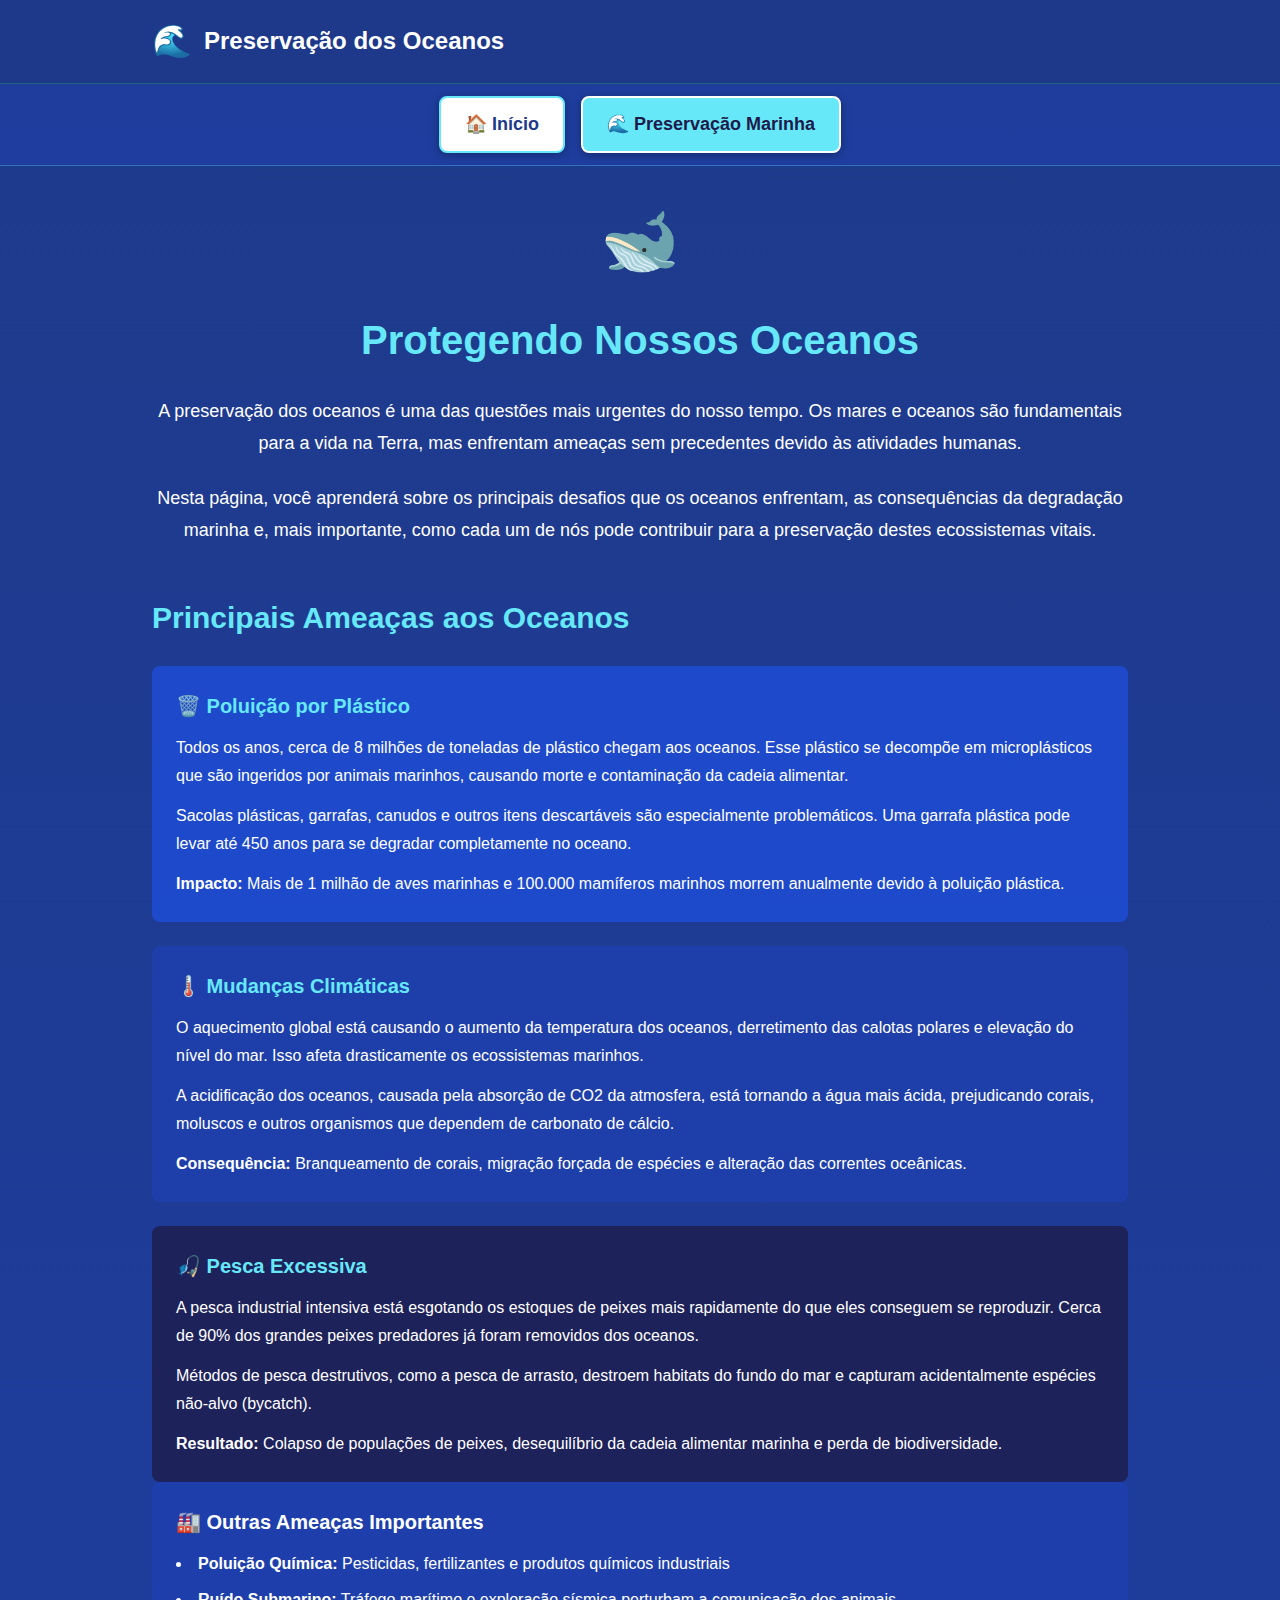
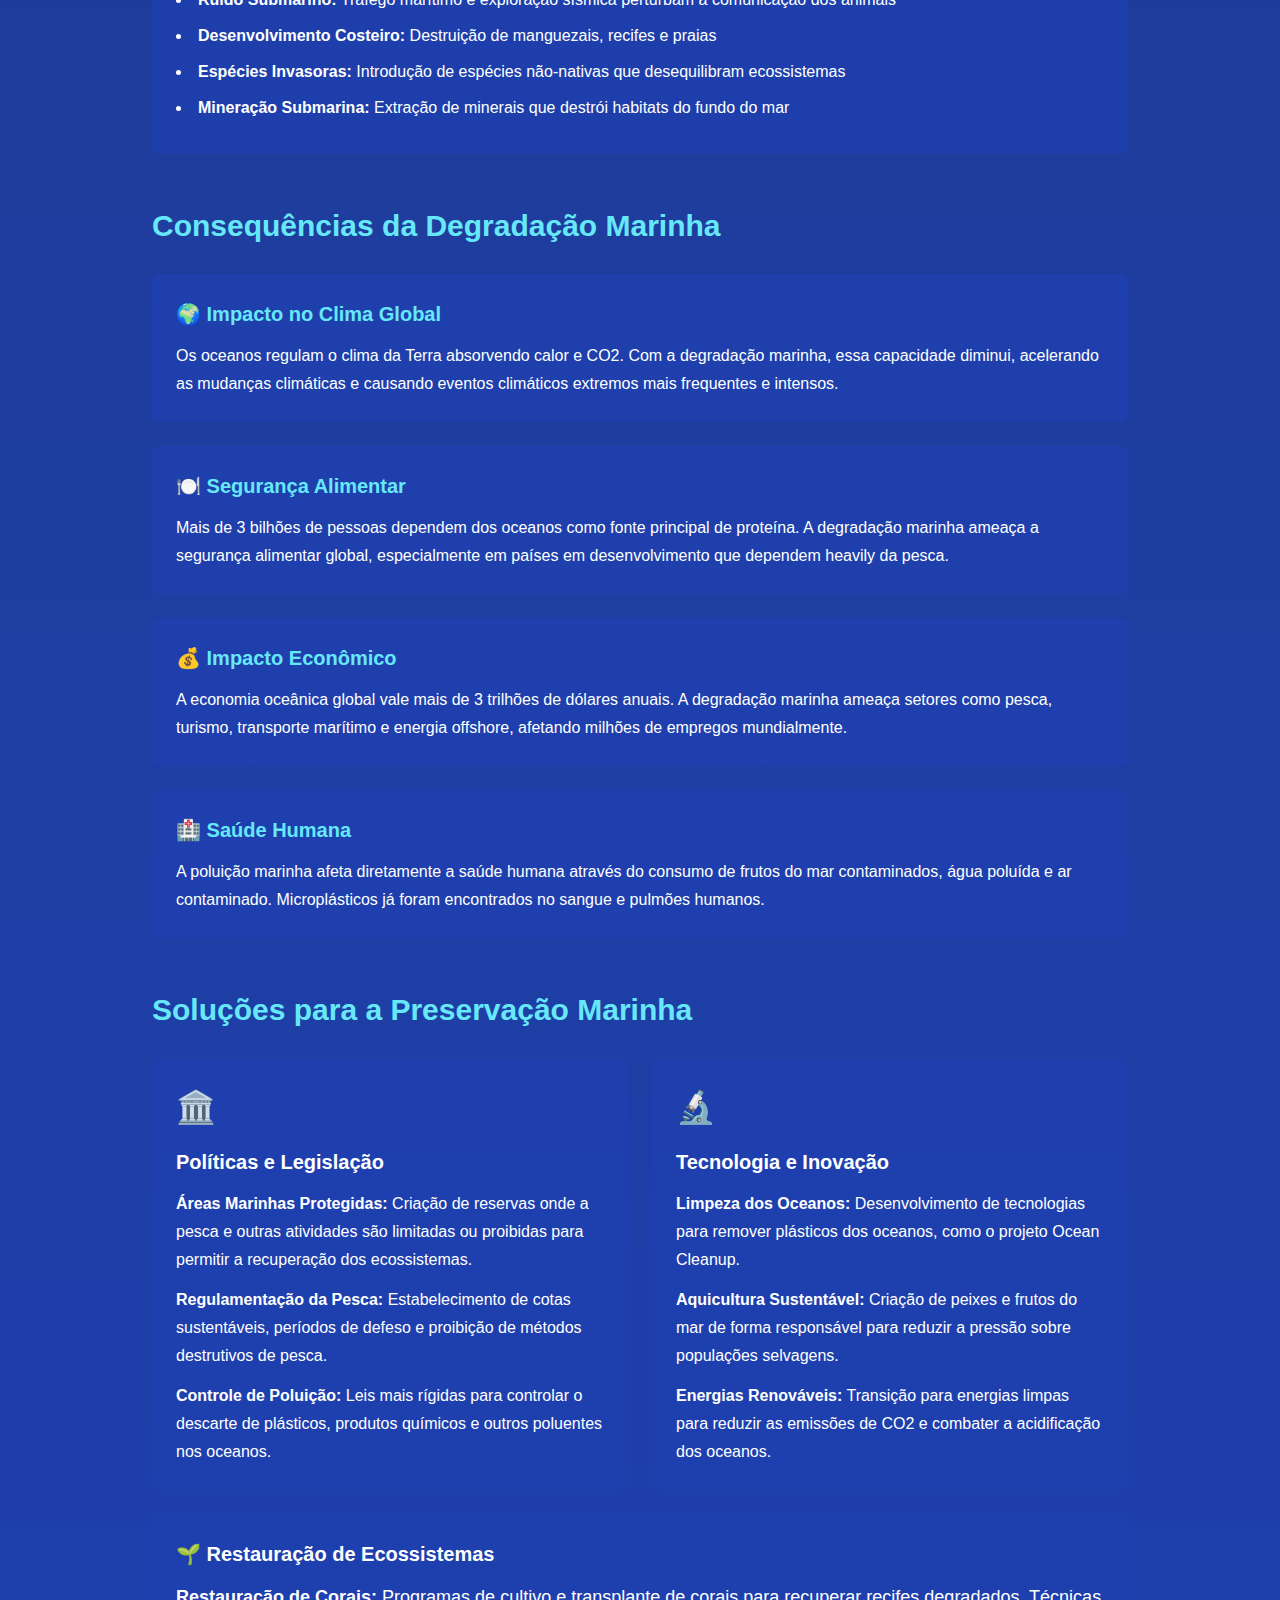
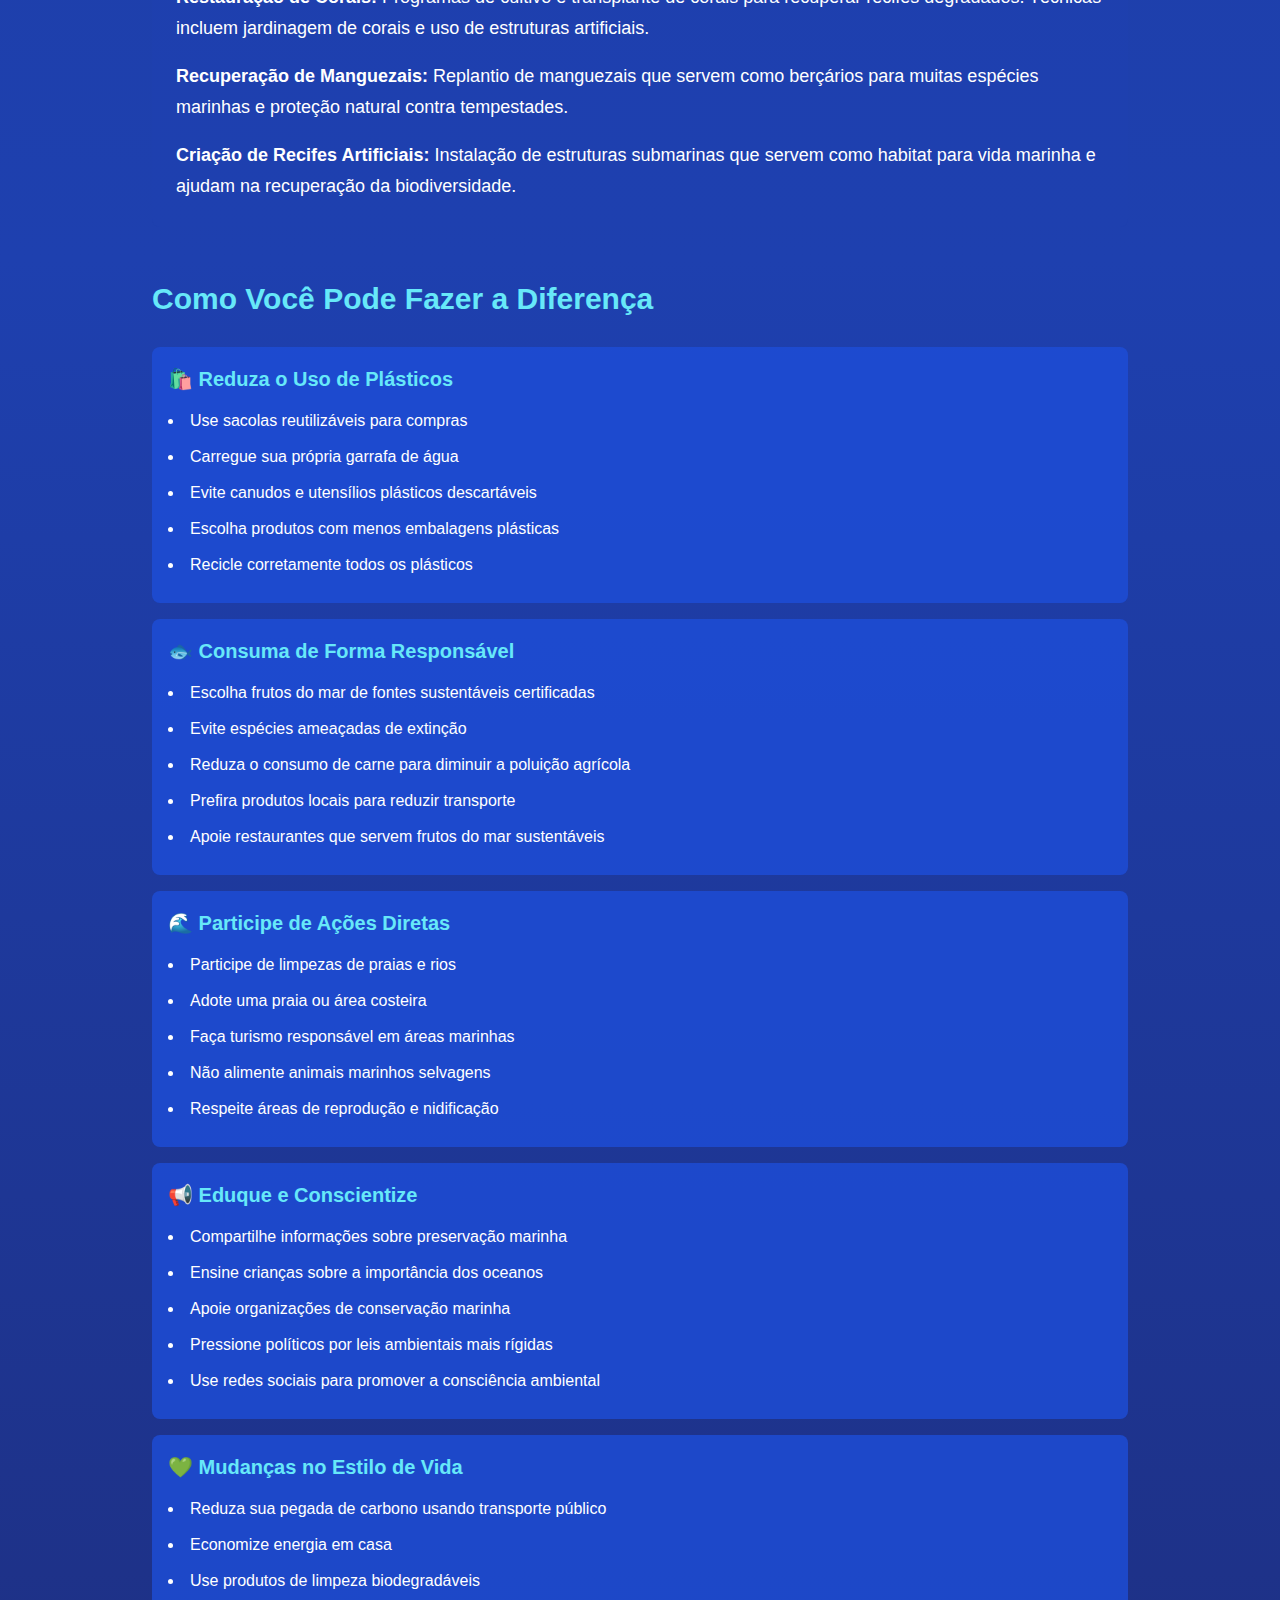
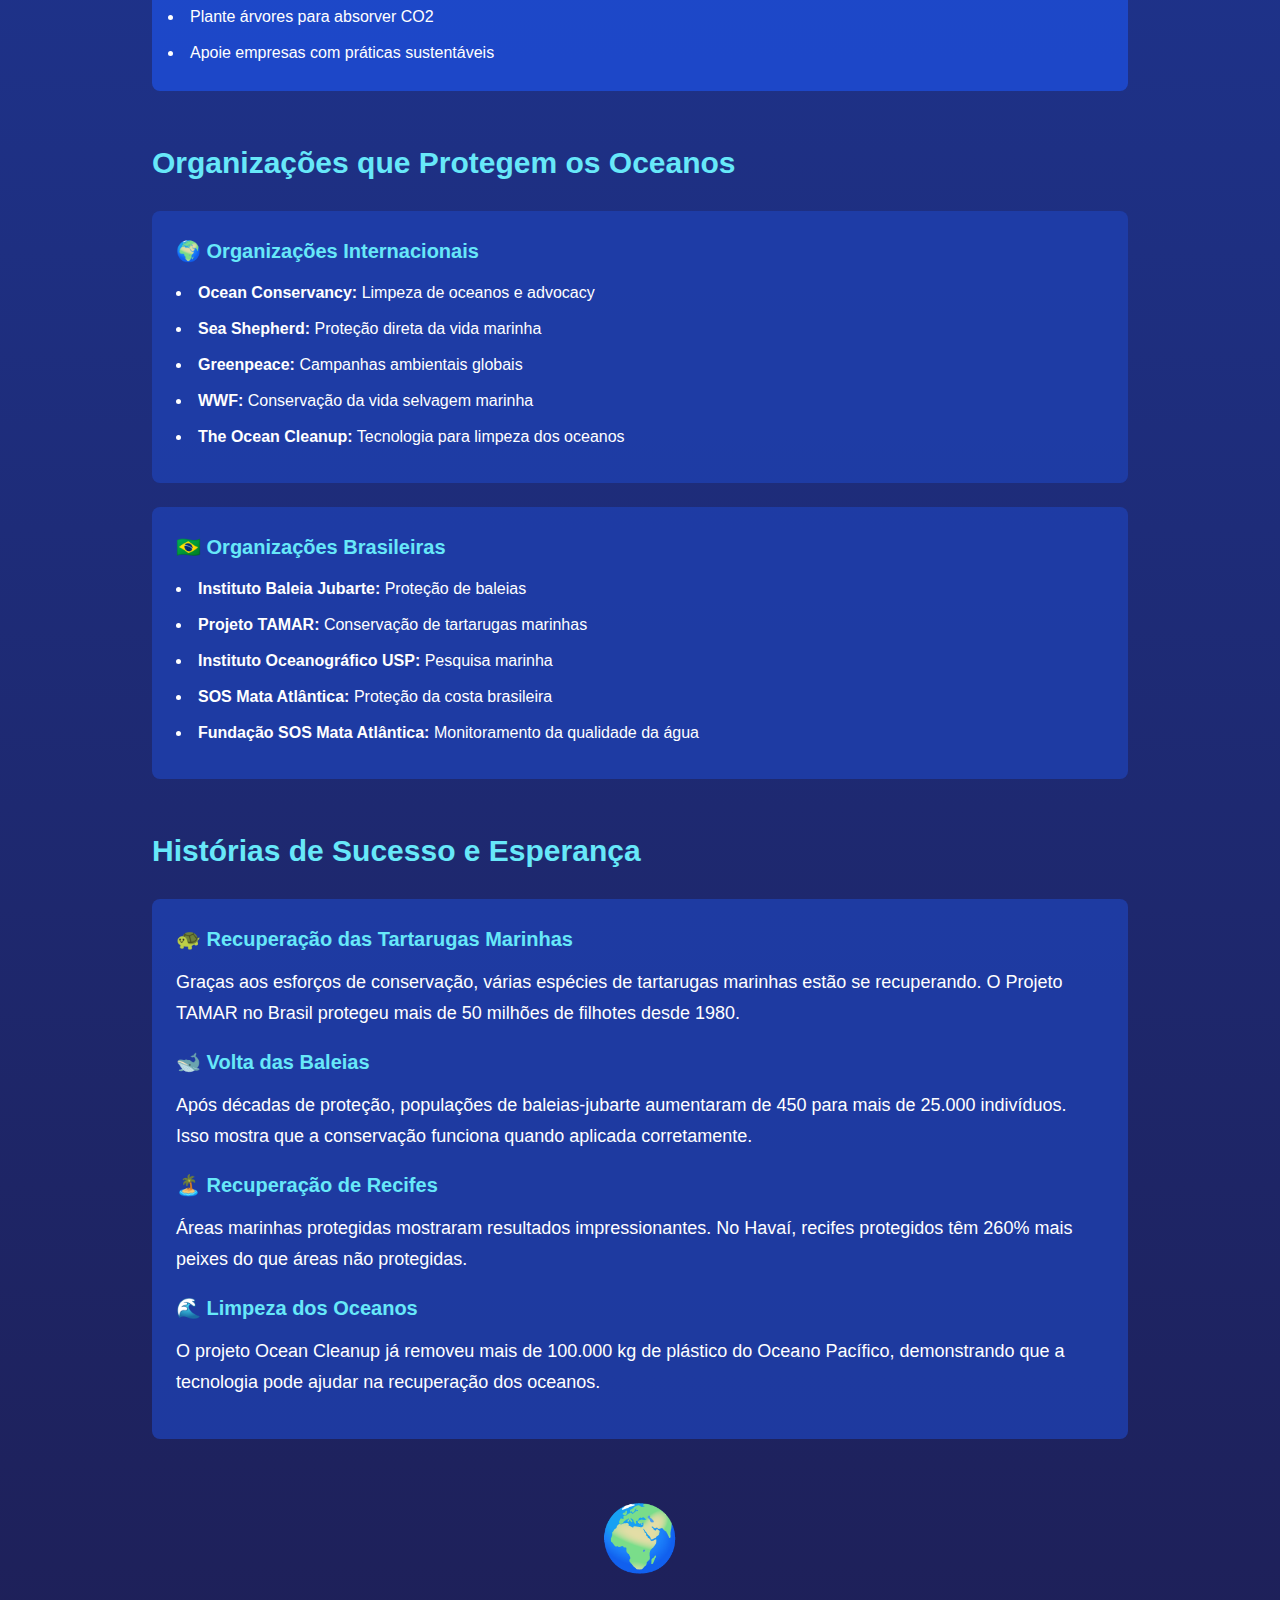
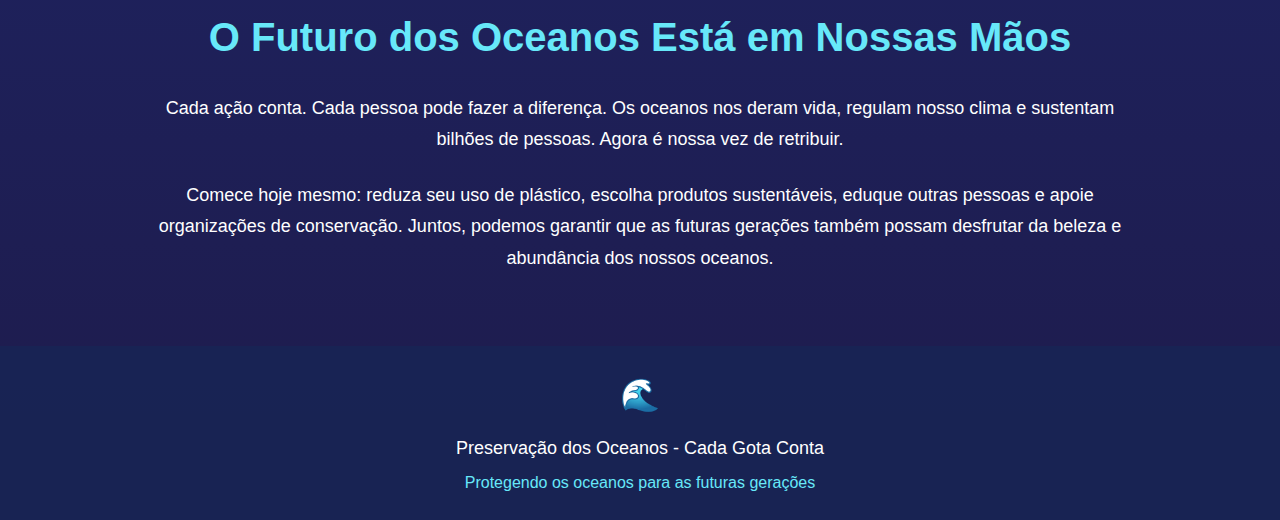
<file: preservacao.html>
<!DOCTYPE html>
<html lang="pt-BR">
<head>
    <meta charset="UTF-8">
    <meta name="viewport" content="width=device-width, initial-scale=1.0">
    <title>Preservação dos Oceanos - Fundo do Mar</title>
    <link rel="stylesheet" href="style.css">
</head>
<body>
    <!-- Cabeçalho -->
    <header class="header">
        <div class="container">
            <div class="header-content">
                <span class="wave-icon">🌊</span>
                <h1>Preservação dos Oceanos</h1>
            </div>
        </div>
    </header>

    <!-- Navegação Superior -->
    <nav class="top-nav">
        <div class="nav-container">
            <a href="index.html" class="nav-button">
                🏠 Início
            </a>
            <a href="preservacao.html" class="nav-button active">
                🌊 Preservação Marinha
            </a>
        </div>
    </nav>

    <!-- Conteúdo Principal -->
    <main class="main">
        <!-- Introdução -->
        <section class="intro-section">
            <div class="fish-icon">🐋</div>
            <h2>Protegendo Nossos Oceanos</h2>
            <p class="intro-text">
                A preservação dos oceanos é uma das questões mais urgentes do nosso tempo. Os mares e oceanos são 
                fundamentais para a vida na Terra, mas enfrentam ameaças sem precedentes devido às atividades humanas.
            </p>
            <p class="intro-text">
                Nesta página, você aprenderá sobre os principais desafios que os oceanos enfrentam, as consequências 
                da degradação marinha e, mais importante, como cada um de nós pode contribuir para a preservação 
                destes ecossistemas vitais.
            </p>
        </section>

        <!-- Principais Ameaças -->
        <section class="content-section">
            <h3 class="section-title">Principais Ameaças aos Oceanos</h3>

            <div class="zones-container">
                <div class="zone-box zone-light">
                    <h4 class="zone-title">🗑️ Poluição por Plástico</h4>
                    <p class="zone-text">
                        Todos os anos, cerca de 8 milhões de toneladas de plástico chegam aos oceanos. Esse plástico 
                        se decompõe em microplásticos que são ingeridos por animais marinhos, causando morte e 
                        contaminação da cadeia alimentar.
                    </p>
                    <p class="zone-text">
                        Sacolas plásticas, garrafas, canudos e outros itens descartáveis são especialmente problemáticos. 
                        Uma garrafa plástica pode levar até 450 anos para se degradar completamente no oceano.
                    </p>
                    <p class="zone-text">
                        <strong>Impacto:</strong> Mais de 1 milhão de aves marinhas e 100.000 mamíferos marinhos morrem 
                        anualmente devido à poluição plástica.
                    </p>
                </div>

                <div class="zone-box zone-medium">
                    <h4 class="zone-title">🌡️ Mudanças Climáticas</h4>
                    <p class="zone-text">
                        O aquecimento global está causando o aumento da temperatura dos oceanos, derretimento das 
                        calotas polares e elevação do nível do mar. Isso afeta drasticamente os ecossistemas marinhos.
                    </p>
                    <p class="zone-text">
                        A acidificação dos oceanos, causada pela absorção de CO2 da atmosfera, está tornando a água 
                        mais ácida, prejudicando corais, moluscos e outros organismos que dependem de carbonato de cálcio.
                    </p>
                    <p class="zone-text">
                        <strong>Consequência:</strong> Branqueamento de corais, migração forçada de espécies e 
                        alteração das correntes oceânicas.
                    </p>
                </div>

                <div class="zone-box zone-deep">
                    <h4 class="zone-title">🎣 Pesca Excessiva</h4>
                    <p class="zone-text">
                        A pesca industrial intensiva está esgotando os estoques de peixes mais rapidamente do que 
                        eles conseguem se reproduzir. Cerca de 90% dos grandes peixes predadores já foram removidos dos oceanos.
                    </p>
                    <p class="zone-text">
                        Métodos de pesca destrutivos, como a pesca de arrasto, destroem habitats do fundo do mar e 
                        capturam acidentalmente espécies não-alvo (bycatch).
                    </p>
                    <p class="zone-text">
                        <strong>Resultado:</strong> Colapso de populações de peixes, desequilíbrio da cadeia alimentar 
                        marinha e perda de biodiversidade.
                    </p>
                </div>
            </div>

            <div class="content-box">
                <h4 class="marine-title">🏭 Outras Ameaças Importantes</h4>
                <ul class="conservation-list">
                    <li><strong>Poluição Química:</strong> Pesticidas, fertilizantes e produtos químicos industriais</li>
                    <li><strong>Ruído Submarino:</strong> Tráfego marítimo e exploração sísmica perturbam a comunicação dos animais</li>
                    <li><strong>Desenvolvimento Costeiro:</strong> Destruição de manguezais, recifes e praias</li>
                    <li><strong>Espécies Invasoras:</strong> Introdução de espécies não-nativas que desequilibram ecossistemas</li>
                    <li><strong>Mineração Submarina:</strong> Extração de minerais que destrói habitats do fundo do mar</li>
                </ul>
            </div>
        </section>

        <!-- Consequências da Degradação -->
        <section class="content-section">
            <h3 class="section-title">Consequências da Degradação Marinha</h3>

            <div class="importance-container">
                <div class="importance-box">
                    <h4 class="importance-title">🌍 Impacto no Clima Global</h4>
                    <p class="importance-text">
                        Os oceanos regulam o clima da Terra absorvendo calor e CO2. Com a degradação marinha, essa 
                        capacidade diminui, acelerando as mudanças climáticas e causando eventos climáticos extremos 
                        mais frequentes e intensos.
                    </p>
                </div>

                <div class="importance-box">
                    <h4 class="importance-title">🍽️ Segurança Alimentar</h4>
                    <p class="importance-text">
                        Mais de 3 bilhões de pessoas dependem dos oceanos como fonte principal de proteína. A degradação 
                        marinha ameaça a segurança alimentar global, especialmente em países em desenvolvimento que 
                        dependem heavily da pesca.
                    </p>
                </div>

                <div class="importance-box">
                    <h4 class="importance-title">💰 Impacto Econômico</h4>
                    <p class="importance-text">
                        A economia oceânica global vale mais de 3 trilhões de dólares anuais. A degradação marinha 
                        ameaça setores como pesca, turismo, transporte marítimo e energia offshore, afetando milhões 
                        de empregos mundialmente.
                    </p>
                </div>

                <div class="importance-box">
                    <h4 class="importance-title">🏥 Saúde Humana</h4>
                    <p class="importance-text">
                        A poluição marinha afeta diretamente a saúde humana através do consumo de frutos do mar 
                        contaminados, água poluída e ar contaminado. Microplásticos já foram encontrados no sangue 
                        e pulmões humanos.
                    </p>
                </div>
            </div>
        </section>

        <!-- Soluções e Ações -->
        <section class="content-section">
            <h3 class="section-title">Soluções para a Preservação Marinha</h3>

            <div class="marine-life-grid">
                <div class="marine-box">
                    <div class="marine-icon">🏛️</div>
                    <h4 class="marine-title">Políticas e Legislação</h4>
                    <p class="marine-text">
                        <strong>Áreas Marinhas Protegidas:</strong> Criação de reservas onde a pesca e outras atividades 
                        são limitadas ou proibidas para permitir a recuperação dos ecossistemas.
                    </p>
                    <p class="marine-text">
                        <strong>Regulamentação da Pesca:</strong> Estabelecimento de cotas sustentáveis, períodos de 
                        defeso e proibição de métodos destrutivos de pesca.
                    </p>
                    <p class="marine-text">
                        <strong>Controle de Poluição:</strong> Leis mais rígidas para controlar o descarte de plásticos, 
                        produtos químicos e outros poluentes nos oceanos.
                    </p>
                </div>

                <div class="marine-box">
                    <div class="marine-icon">🔬</div>
                    <h4 class="marine-title">Tecnologia e Inovação</h4>
                    <p class="marine-text">
                        <strong>Limpeza dos Oceanos:</strong> Desenvolvimento de tecnologias para remover plásticos 
                        dos oceanos, como o projeto Ocean Cleanup.
                    </p>
                    <p class="marine-text">
                        <strong>Aquicultura Sustentável:</strong> Criação de peixes e frutos do mar de forma responsável 
                        para reduzir a pressão sobre populações selvagens.
                    </p>
                    <p class="marine-text">
                        <strong>Energias Renováveis:</strong> Transição para energias limpas para reduzir as emissões 
                        de CO2 e combater a acidificação dos oceanos.
                    </p>
                </div>
            </div>

            <div class="content-box">
                <h4 class="marine-title">🌱 Restauração de Ecossistemas</h4>
                <p class="content-text">
                    <strong>Restauração de Corais:</strong> Programas de cultivo e transplante de corais para recuperar 
                    recifes degradados. Técnicas incluem jardinagem de corais e uso de estruturas artificiais.
                </p>
                <p class="content-text">
                    <strong>Recuperação de Manguezais:</strong> Replantio de manguezais que servem como berçários para 
                    muitas espécies marinhas e proteção natural contra tempestades.
                </p>
                <p class="content-text">
                    <strong>Criação de Recifes Artificiais:</strong> Instalação de estruturas submarinas que servem 
                    como habitat para vida marinha e ajudam na recuperação da biodiversidade.
                </p>
            </div>
        </section>

        <!-- Como Você Pode Ajudar -->
        <section class="content-section">
            <h3 class="section-title">Como Você Pode Fazer a Diferença</h3>

            <div class="facts-container">
                <div class="fact-box">
                    <h4 class="zone-title">🛍️ Reduza o Uso de Plásticos</h4>
                    <ul class="conservation-list">
                        <li>Use sacolas reutilizáveis para compras</li>
                        <li>Carregue sua própria garrafa de água</li>
                        <li>Evite canudos e utensílios plásticos descartáveis</li>
                        <li>Escolha produtos com menos embalagens plásticas</li>
                        <li>Recicle corretamente todos os plásticos</li>
                    </ul>
                </div>

                <div class="fact-box">
                    <h4 class="zone-title">🐟 Consuma de Forma Responsável</h4>
                    <ul class="conservation-list">
                        <li>Escolha frutos do mar de fontes sustentáveis certificadas</li>
                        <li>Evite espécies ameaçadas de extinção</li>
                        <li>Reduza o consumo de carne para diminuir a poluição agrícola</li>
                        <li>Prefira produtos locais para reduzir transporte</li>
                        <li>Apoie restaurantes que servem frutos do mar sustentáveis</li>
                    </ul>
                </div>

                <div class="fact-box">
                    <h4 class="zone-title">🌊 Participe de Ações Diretas</h4>
                    <ul class="conservation-list">
                        <li>Participe de limpezas de praias e rios</li>
                        <li>Adote uma praia ou área costeira</li>
                        <li>Faça turismo responsável em áreas marinhas</li>
                        <li>Não alimente animais marinhos selvagens</li>
                        <li>Respeite áreas de reprodução e nidificação</li>
                    </ul>
                </div>

                <div class="fact-box">
                    <h4 class="zone-title">📢 Eduque e Conscientize</h4>
                    <ul class="conservation-list">
                        <li>Compartilhe informações sobre preservação marinha</li>
                        <li>Ensine crianças sobre a importância dos oceanos</li>
                        <li>Apoie organizações de conservação marinha</li>
                        <li>Pressione políticos por leis ambientais mais rígidas</li>
                        <li>Use redes sociais para promover a consciência ambiental</li>
                    </ul>
                </div>

                <div class="fact-box">
                    <h4 class="zone-title">💚 Mudanças no Estilo de Vida</h4>
                    <ul class="conservation-list">
                        <li>Reduza sua pegada de carbono usando transporte público</li>
                        <li>Economize energia em casa</li>
                        <li>Use produtos de limpeza biodegradáveis</li>
                        <li>Plante árvores para absorver CO2</li>
                        <li>Apoie empresas com práticas sustentáveis</li>
                    </ul>
                </div>
            </div>
        </section>

        <!-- Organizações e Recursos -->
        <section class="content-section">
            <h3 class="section-title">Organizações que Protegem os Oceanos</h3>

            <div class="importance-container">
                <div class="importance-box">
                    <h4 class="importance-title">🌍 Organizações Internacionais</h4>
                    <ul class="conservation-list">
                        <li><strong>Ocean Conservancy:</strong> Limpeza de oceanos e advocacy</li>
                        <li><strong>Sea Shepherd:</strong> Proteção direta da vida marinha</li>
                        <li><strong>Greenpeace:</strong> Campanhas ambientais globais</li>
                        <li><strong>WWF:</strong> Conservação da vida selvagem marinha</li>
                        <li><strong>The Ocean Cleanup:</strong> Tecnologia para limpeza dos oceanos</li>
                    </ul>
                </div>

                <div class="importance-box">
                    <h4 class="importance-title">🇧🇷 Organizações Brasileiras</h4>
                    <ul class="conservation-list">
                        <li><strong>Instituto Baleia Jubarte:</strong> Proteção de baleias</li>
                        <li><strong>Projeto TAMAR:</strong> Conservação de tartarugas marinhas</li>
                        <li><strong>Instituto Oceanográfico USP:</strong> Pesquisa marinha</li>
                        <li><strong>SOS Mata Atlântica:</strong> Proteção da costa brasileira</li>
                        <li><strong>Fundação SOS Mata Atlântica:</strong> Monitoramento da qualidade da água</li>
                    </ul>
                </div>
            </div>
        </section>

        <!-- Esperança para o Futuro -->
        <section class="content-section">
            <h3 class="section-title">Histórias de Sucesso e Esperança</h3>

            <div class="conservation-box">
                <h4 class="conservation-title">🐢 Recuperação das Tartarugas Marinhas</h4>
                <p class="conservation-text">
                    Graças aos esforços de conservação, várias espécies de tartarugas marinhas estão se recuperando. 
                    O Projeto TAMAR no Brasil protegeu mais de 50 milhões de filhotes desde 1980.
                </p>

                <h4 class="conservation-title">🐋 Volta das Baleias</h4>
                <p class="conservation-text">
                    Após décadas de proteção, populações de baleias-jubarte aumentaram de 450 para mais de 25.000 
                    indivíduos. Isso mostra que a conservação funciona quando aplicada corretamente.
                </p>

                <h4 class="conservation-title">🏝️ Recuperação de Recifes</h4>
                <p class="conservation-text">
                    Áreas marinhas protegidas mostraram resultados impressionantes. No Havaí, recifes protegidos 
                    têm 260% mais peixes do que áreas não protegidas.
                </p>

                <h4 class="conservation-title">🌊 Limpeza dos Oceanos</h4>
                <p class="conservation-text">
                    O projeto Ocean Cleanup já removeu mais de 100.000 kg de plástico do Oceano Pacífico, 
                    demonstrando que a tecnologia pode ajudar na recuperação dos oceanos.
                </p>
            </div>
        </section>

        <!-- Call to Action Final -->
        <section class="content-section">
            <div class="intro-section">
                <div class="fish-icon">🌍</div>
                <h2>O Futuro dos Oceanos Está em Nossas Mãos</h2>
                <p class="intro-text">
                    Cada ação conta. Cada pessoa pode fazer a diferença. Os oceanos nos deram vida, regulam nosso 
                    clima e sustentam bilhões de pessoas. Agora é nossa vez de retribuir.
                </p>
                <p class="intro-text">
                    Comece hoje mesmo: reduza seu uso de plástico, escolha produtos sustentáveis, eduque outras 
                    pessoas e apoie organizações de conservação. Juntos, podemos garantir que as futuras gerações 
                    também possam desfrutar da beleza e abundância dos nossos oceanos.
                </p>
            </div>
        </section>
    </main>

    <!-- Rodapé -->
    <footer class="footer">
        <div class="container">
            <div class="footer-content">
                <div class="footer-icon">🌊</div>
                <p class="footer-title">Preservação dos Oceanos - Cada Gota Conta</p>
                <p class="footer-subtitle">Protegendo os oceanos para as futuras gerações</p>
            </div>
        </div>
    </footer>
</body>
</html>
</file>
<file: style.css>
/* Reset e configurações básicas */
* {
  margin: 0;
  padding: 0;
  box-sizing: border-box;
}

body {
  font-family: "Arial", sans-serif;
  line-height: 1.6;
  color: white;
  background: linear-gradient(to bottom, #1e3a8a, #1e40af, #1e1b4b);
  min-height: 100vh;
}

.container {
  max-width: 1024px;
  margin: 0 auto;
  padding: 0 1.5rem;
}

/* Cabeçalho */
.header {
  background-color: rgba(30, 58, 138, 0.8);
  padding: 1rem 0;
  border-bottom: 1px solid rgba(34, 197, 94, 0.3);
}

.header-content {
  display: flex;
  align-items: center;
}

.wave-icon {
  font-size: 2rem;
  margin-right: 0.75rem;
}

.header h1 {
  font-size: 1.5rem;
  font-weight: bold;
}

/* Navegação superior */
.top-nav {
  background-color: rgba(30, 64, 175, 0.5);
  padding: 0.75rem 0;
  border-bottom: 1px solid rgba(103, 232, 249, 0.3);
}

.nav-container {
  max-width: 1024px;
  margin: 0 auto;
  padding: 0 1.5rem;
  display: flex;
  justify-content: center;
  align-items: center;
  flex-wrap: wrap;
  gap: 1rem;
}

/* Conteúdo principal */
.main {
  max-width: 1024px;
  margin: 0 auto;
  padding: 1.5rem;
}

/* Seção de introdução */
.intro-section {
  text-align: center;
  margin-bottom: 3rem;
}

.fish-icon {
  font-size: 4rem;
  margin: 0 auto 1rem;
}

.intro-section h2 {
  font-size: 2.5rem;
  font-weight: bold;
  margin-bottom: 1.5rem;
  color: #67e8f9;
}

.intro-text {
  font-size: 1.125rem;
  line-height: 1.75;
  margin-bottom: 1.5rem;
}

/* Seções de conteúdo */
.content-section {
  margin-bottom: 3rem;
}

.section-title {
  font-size: 1.875rem;
  font-weight: bold;
  margin-bottom: 1.5rem;
  color: #67e8f9;
}

.content-box {
  background-color: rgba(30, 64, 175, 0.8);
  padding: 1.5rem;
  border-radius: 0.5rem;
  margin-bottom: 1.5rem;
}

.content-text {
  font-size: 1.125rem;
  line-height: 1.75;
  margin-bottom: 1rem;
}

.content-text:last-child {
  margin-bottom: 0;
}

/* Zonas do oceano */
.zones-container {
  display: flex;
  flex-direction: column;
  gap: 1.5rem;
}

.zone-box {
  padding: 1.5rem;
  border-radius: 0.5rem;
}

.zone-light {
  background-color: rgba(29, 78, 216, 0.8);
}

.zone-medium {
  background-color: rgba(30, 64, 175, 0.8);
}

.zone-deep {
  background-color: rgba(30, 27, 75, 0.8);
}

.zone-title {
  font-size: 1.25rem;
  font-weight: bold;
  margin-bottom: 0.75rem;
  color: #67e8f9;
}

.zone-text {
  line-height: 1.75;
  margin-bottom: 0.75rem;
}

.zone-text:last-child {
  margin-bottom: 0;
}

/* Vida marinha */
.marine-life-grid {
  display: grid;
  gap: 1.5rem;
  margin-bottom: 1.5rem;
}

@media (min-width: 768px) {
  .marine-life-grid {
    grid-template-columns: 1fr 1fr;
  }
}

.marine-box {
  background-color: rgba(30, 64, 175, 0.8);
  padding: 1.5rem;
  border-radius: 0.5rem;
}

.marine-icon {
  font-size: 2rem;
  margin-bottom: 0.75rem;
}

.marine-title {
  font-size: 1.25rem;
  font-weight: bold;
  margin-bottom: 0.75rem;
}

.marine-text {
  line-height: 1.75;
  margin-bottom: 0.75rem;
}

.marine-text:last-child {
  margin-bottom: 0;
}

/* Importância dos oceanos */
.importance-container {
  display: flex;
  flex-direction: column;
  gap: 1.5rem;
}

.importance-box {
  background-color: rgba(30, 64, 175, 0.8);
  padding: 1.5rem;
  border-radius: 0.5rem;
}

.importance-title {
  font-size: 1.25rem;
  font-weight: bold;
  margin-bottom: 0.75rem;
  color: #67e8f9;
}

.importance-text {
  line-height: 1.75;
}

/* Curiosidades */
.facts-container {
  display: flex;
  flex-direction: column;
  gap: 1rem;
}

.fact-box {
  background-color: rgba(29, 78, 216, 0.8);
  padding: 1rem;
  border-radius: 0.5rem;
}

.fact-text {
  line-height: 1.75;
}

/* Conservação */
.conservation-box {
  background-color: rgba(30, 64, 175, 0.8);
  padding: 1.5rem;
  border-radius: 0.5rem;
}

.conservation-text {
  font-size: 1.125rem;
  line-height: 1.75;
  margin-bottom: 1rem;
}

.conservation-title {
  font-size: 1.25rem;
  font-weight: bold;
  margin-bottom: 0.75rem;
  color: #67e8f9;
}

.conservation-list {
  list-style-type: disc;
  list-style-position: inside;
  line-height: 1.75;
}

.conservation-list li {
  margin-bottom: 0.5rem;
}

/* Rodapé */
.footer {
  background-color: rgba(23, 37, 84, 0.9);
  padding: 1.5rem 0;
  text-align: center;
}

.footer-content {
  display: flex;
  flex-direction: column;
  align-items: center;
}

.footer-icon {
  font-size: 2rem;
  margin-bottom: 0.75rem;
}

.footer-title {
  font-size: 1.125rem;
  margin-bottom: 0.5rem;
}

.footer-subtitle {
  color: #67e8f9;
}

/* Responsividade */
@media (max-width: 768px) {
  .intro-section h2 {
    font-size: 2rem;
  }

  .section-title {
    font-size: 1.5rem;
  }

  .main {
    padding: 1rem;
  }

  .container {
    padding: 0 1rem;
  }

  .nav-container {
    padding: 0 1rem;
  }
}

/* Botões de navegação */
.nav-button {
  display: inline-block;
  background: white;
  color: #1e3a8a !important;
  text-decoration: none;
  padding: 0.75rem 1.5rem;
  border-radius: 0.5rem;
  font-size: 1.125rem;
  font-weight: bold;
  transition: all 0.3s ease;
  border: 2px solid #67e8f9;
  box-shadow: 0 2px 8px rgba(0, 0, 0, 0.3);
  white-space: nowrap;
}

.nav-button:hover {
  background: #f0f9ff;
  transform: translateY(-2px);
  box-shadow: 0 4px 12px rgba(103, 232, 249, 0.3);
  color: #0e7490 !important;
}

.nav-button.active {
  background: #67e8f9;
  color: #1e1b4b !important;
  border-color: white;
}

.nav-button.active:hover {
  background: #22d3ee;
  color: #1e1b4b !important;
}

/* Animações sutis */
.fish-icon {
  animation: float 3s ease-in-out infinite;
}

@keyframes float {
  0%,
  100% {
    transform: translateY(0px);
  }
  50% {
    transform: translateY(-10px);
  }
}

.wave-icon,
.footer-icon {
  animation: wave 2s ease-in-out infinite;
}

@keyframes wave {
  0%,
  100% {
    transform: rotate(0deg);
  }
  25% {
    transform: rotate(-5deg);
  }
  75% {
    transform: rotate(5deg);
  }
}
</file>
